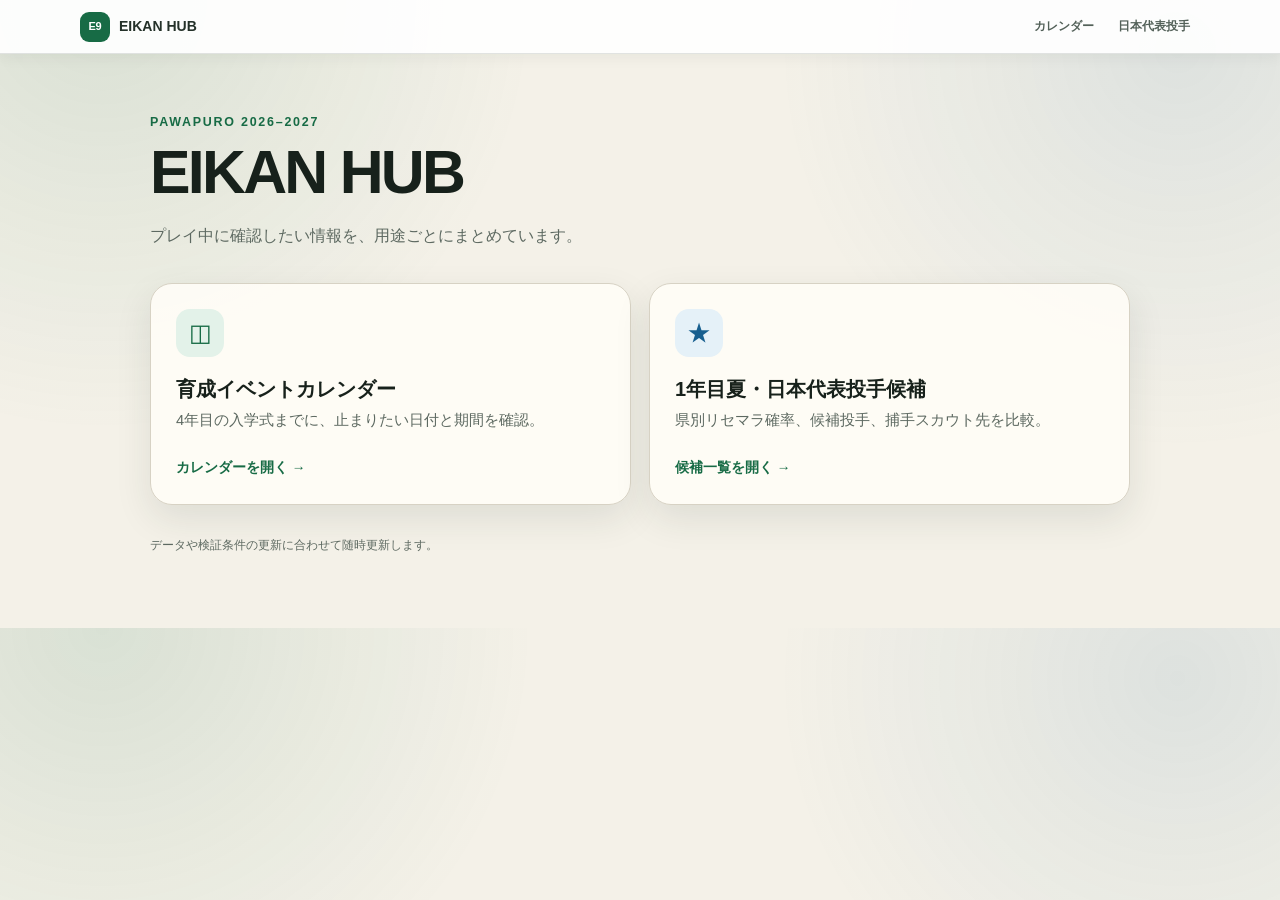
<file: index.html>
<!doctype html>
<html lang="ja">
<head>
  <meta charset="utf-8">
  <meta name="viewport" content="width=device-width, initial-scale=1">
  <meta name="description" content="パワプロ2026-2027 栄冠ナインの個人用資料をまとめたページです。">
  <title>EIKAN HUB</title>
  <link rel="stylesheet" href="./assets/site-nav.css">
  <style>
    :root { color-scheme: light; --ink:#17211b; --muted:#5d6961; --paper:#f4f1e8; --line:#d7d2c4; --green:#176b45; --blue:#175f8f; --shadow:0 14px 36px rgb(34 48 39 / 10%); }
    * { box-sizing: border-box; }
    body { margin:0; background:radial-gradient(circle at 8% 0%,rgb(23 107 69 / 12%),transparent 27rem),radial-gradient(circle at 92% 8%,rgb(23 95 143 / 10%),transparent 25rem),var(--paper); color:var(--ink); font-family:-apple-system,BlinkMacSystemFont,"Segoe UI","Hiragino Kaku Gothic ProN","Yu Gothic",Meiryo,sans-serif; line-height:1.7; }
    main { width:min(980px,calc(100% - 32px)); margin:0 auto; padding:58px 0 72px; }
    .hero { max-width:700px; margin-bottom:34px; }
    .eyebrow { margin:0 0 5px; color:var(--green); font-size:.78rem; font-weight:850; letter-spacing:.14em; }
    h1 { margin:0; font-size:clamp(2rem,7vw,3.8rem); line-height:1.12; letter-spacing:-.045em; }
    .lead { margin:16px 0 0; color:var(--muted); }
    .tools { display:grid; grid-template-columns:repeat(2,minmax(0,1fr)); gap:18px; }
    .tool { display:flex; min-height:220px; flex-direction:column; padding:25px; border:1px solid var(--line); border-radius:22px; background:rgb(255 253 247 / 92%); color:inherit; text-decoration:none; box-shadow:var(--shadow); transition:transform .16s ease,box-shadow .16s ease,border-color .16s ease; }
    .tool:hover { transform:translateY(-3px); border-color:rgb(23 107 69 / 45%); box-shadow:0 18px 42px rgb(34 48 39 / 15%); }
    .tool:focus-visible { outline:4px solid rgb(23 107 69 / 22%); outline-offset:3px; }
    .icon { display:grid; width:48px; height:48px; place-items:center; border-radius:14px; background:#e3f2e9; color:var(--green); font-size:1.5rem; }
    .tool:nth-child(2) .icon { background:#e5f1f8; color:var(--blue); }
    h2 { margin:19px 0 5px; font-size:1.25rem; line-height:1.35; }
    .tool p { margin:0; color:var(--muted); font-size:.92rem; }
    .open { margin-top:auto; padding-top:22px; color:var(--green); font-weight:800; font-size:.86rem; }
    footer { margin-top:30px; color:var(--muted); font-size:.78rem; }
    @media (max-width:640px) { main { width:min(100% - 22px,520px); padding:35px 0 48px; } .hero { margin-bottom:23px; } .tools { grid-template-columns:1fr; gap:12px; } .tool { min-height:174px; padding:20px; border-radius:17px; } .icon { width:42px; height:42px; border-radius:12px; } h2 { margin-top:14px; } .open { padding-top:15px; } }
  </style>
</head>
<body>
  <nav class="site-nav" aria-label="資料ナビゲーション">
    <a class="site-brand is-current" href="./">EIKAN HUB</a>
    <div class="site-links"><a href="./calendar/">カレンダー</a><a href="./world-team/">日本代表投手</a></div>
  </nav>
  <main>
    <section class="hero">
      <p class="eyebrow">PAWAPURO 2026–2027</p>
      <h1>EIKAN HUB</h1>
      <p class="lead">プレイ中に確認したい情報を、用途ごとにまとめています。</p>
    </section>
    <section class="tools" aria-label="資料一覧">
      <a class="tool" href="./calendar/">
        <span class="icon" aria-hidden="true">◫</span>
        <h2>育成イベントカレンダー</h2>
        <p>4年目の入学式までに、止まりたい日付と期間を確認。</p>
        <span class="open">カレンダーを開く →</span>
      </a>
      <a class="tool" href="./world-team/">
        <span class="icon" aria-hidden="true">★</span>
        <h2>1年目夏・日本代表投手候補</h2>
        <p>県別リセマラ確率、候補投手、捕手スカウト先を比較。</p>
        <span class="open">候補一覧を開く →</span>
      </a>
    </section>
    <footer>データや検証条件の更新に合わせて随時更新します。</footer>
  </main>
</body>
</html>
</file>
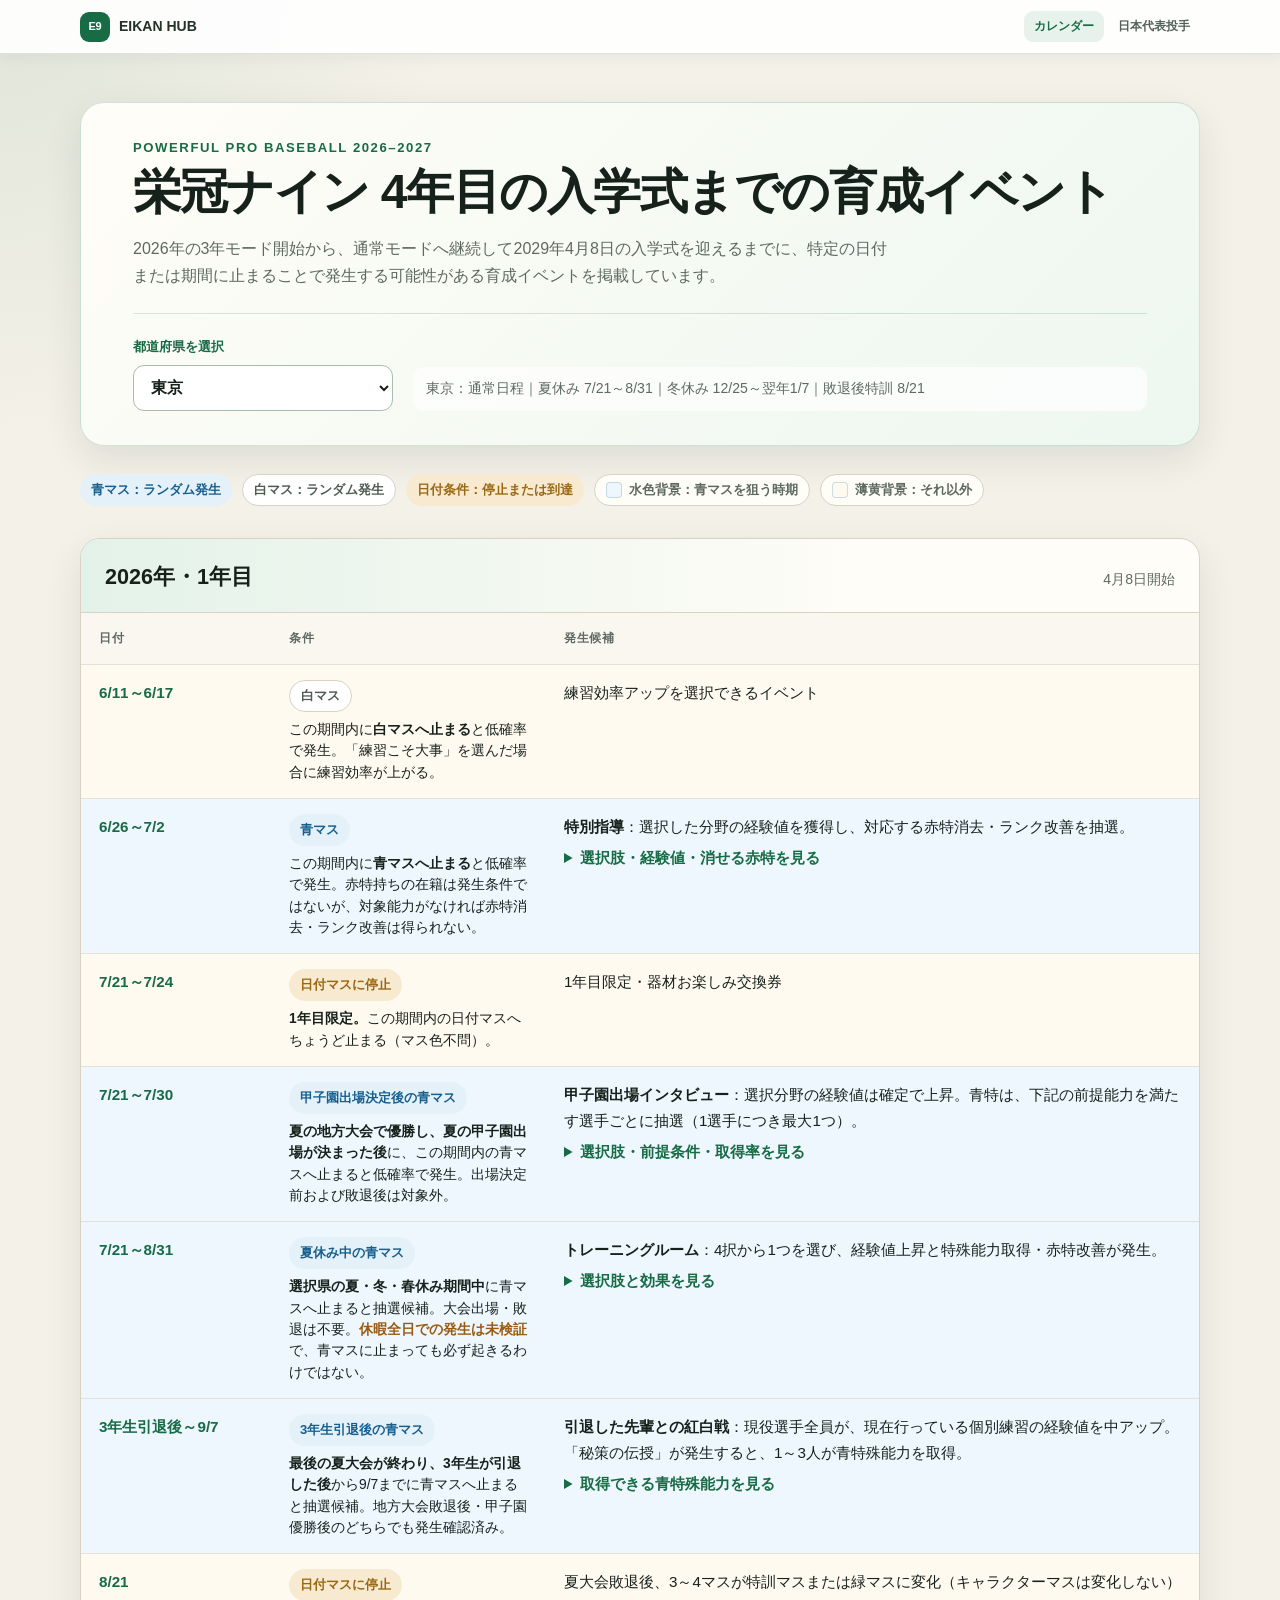
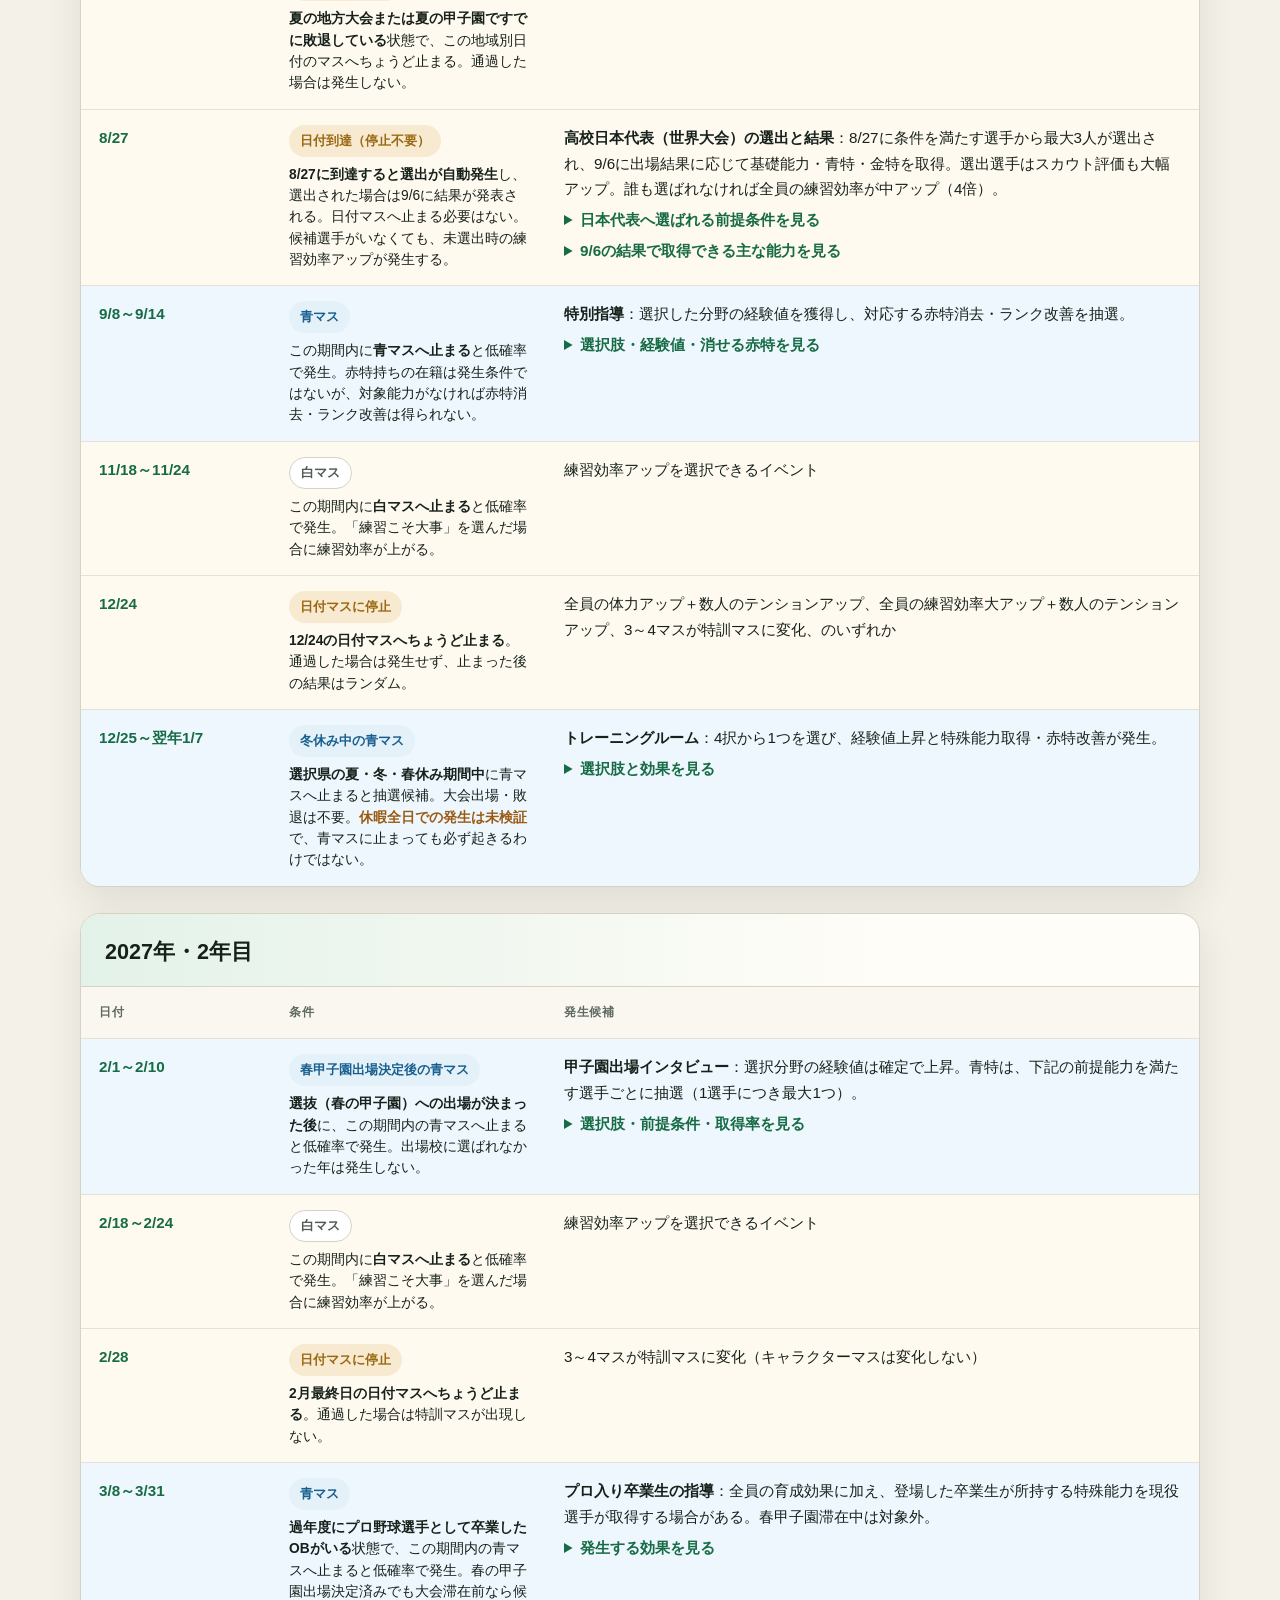
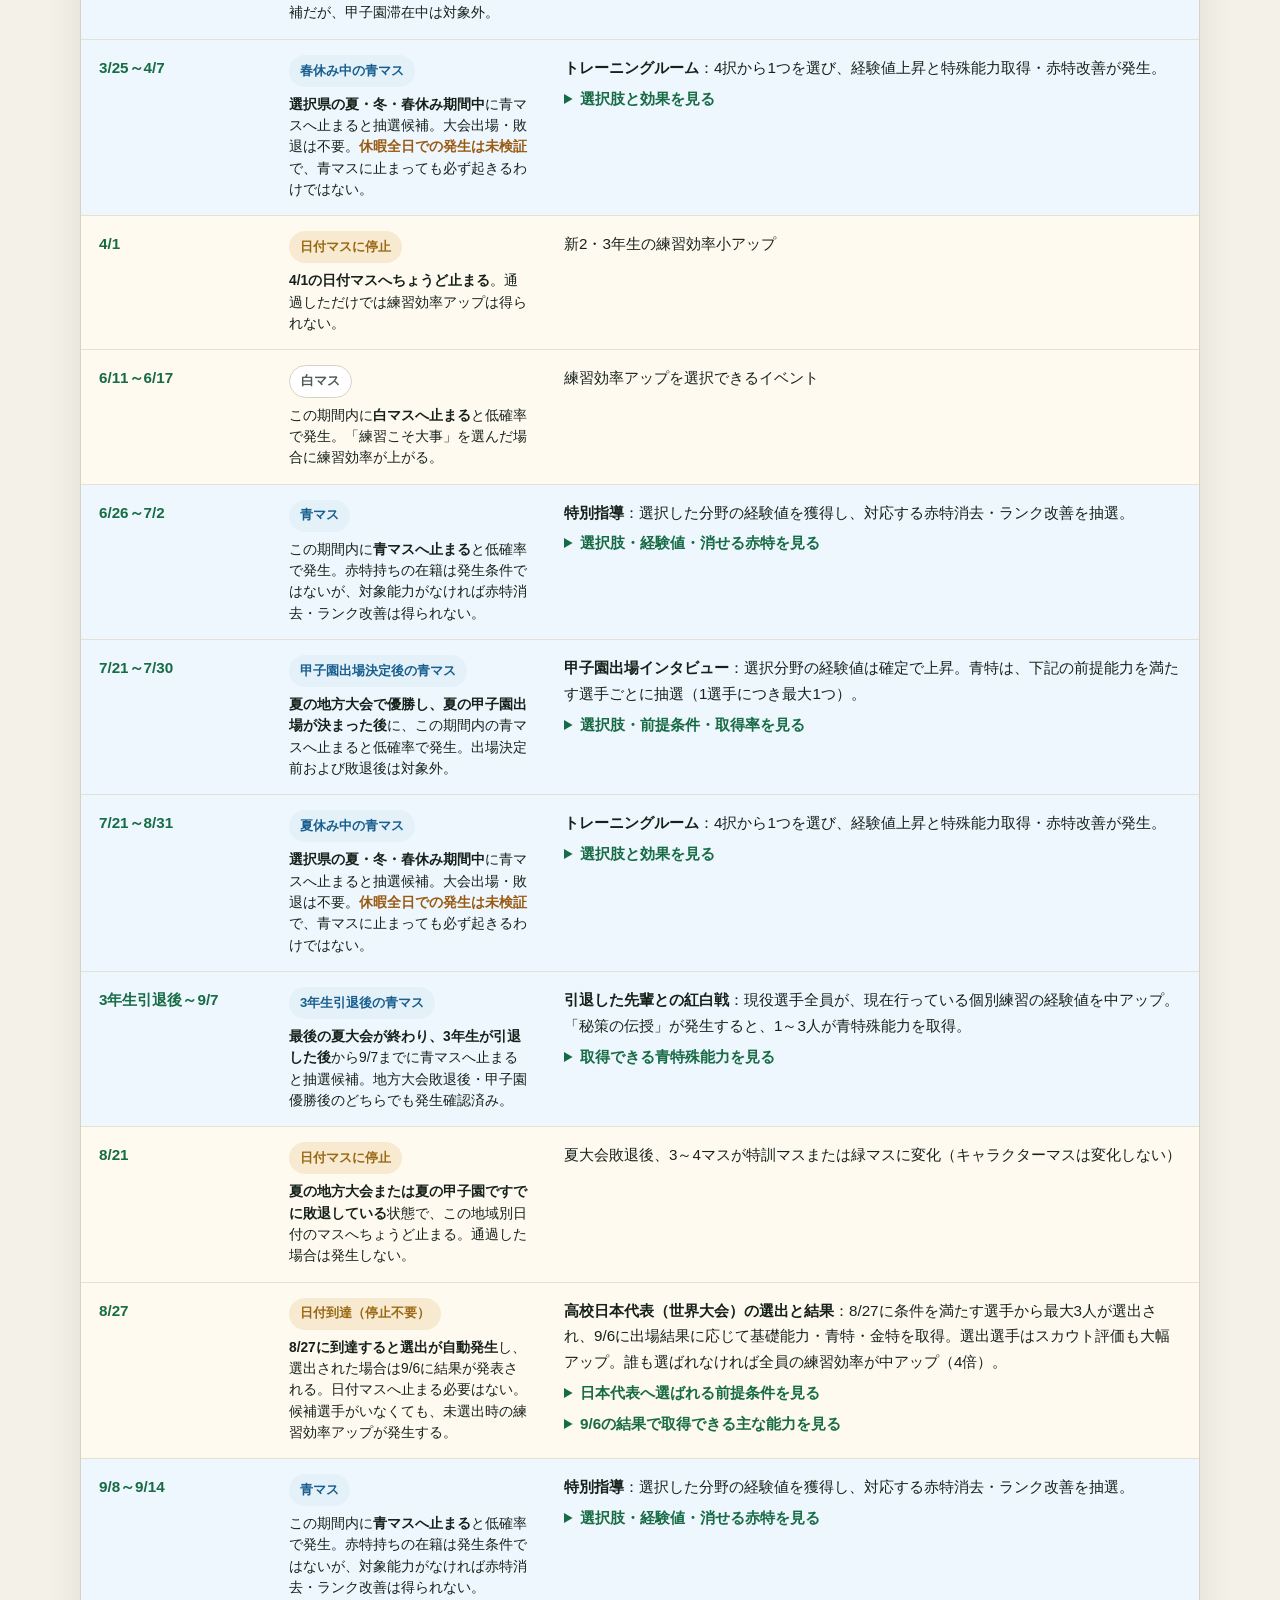
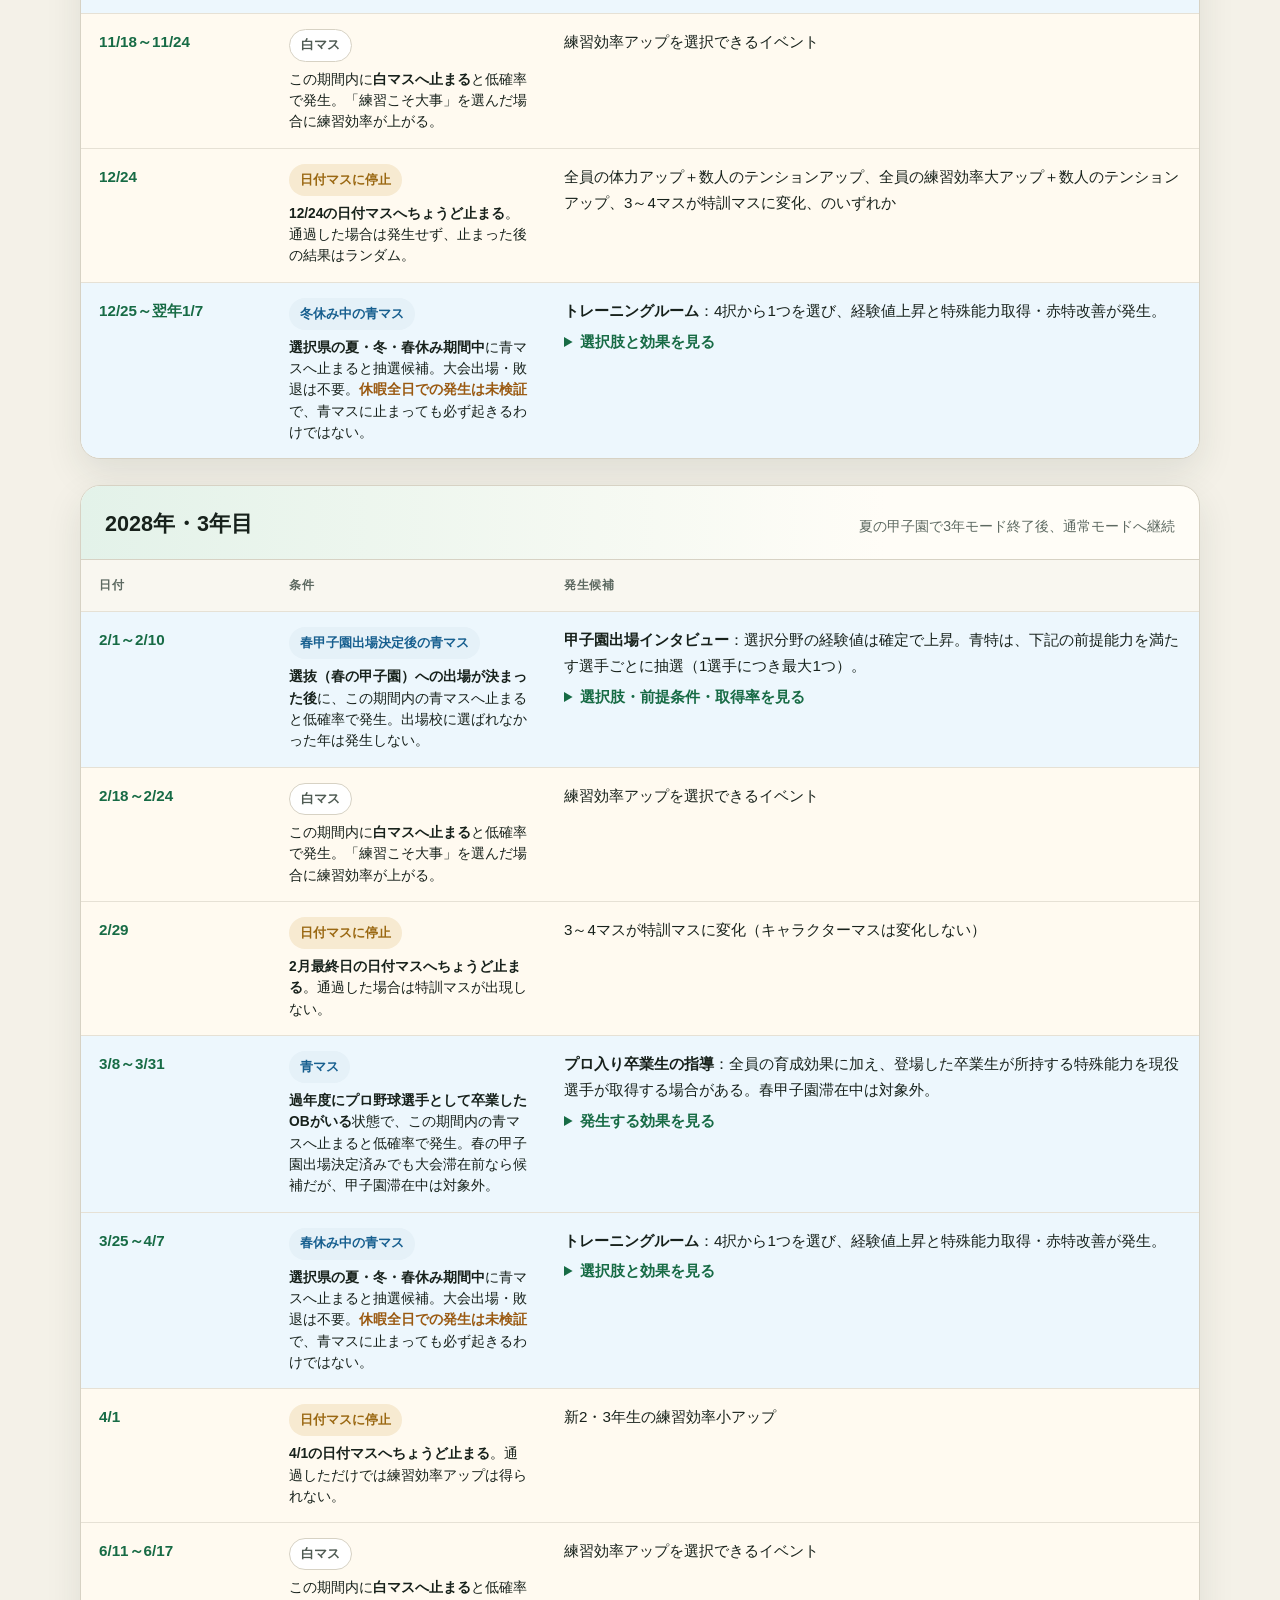
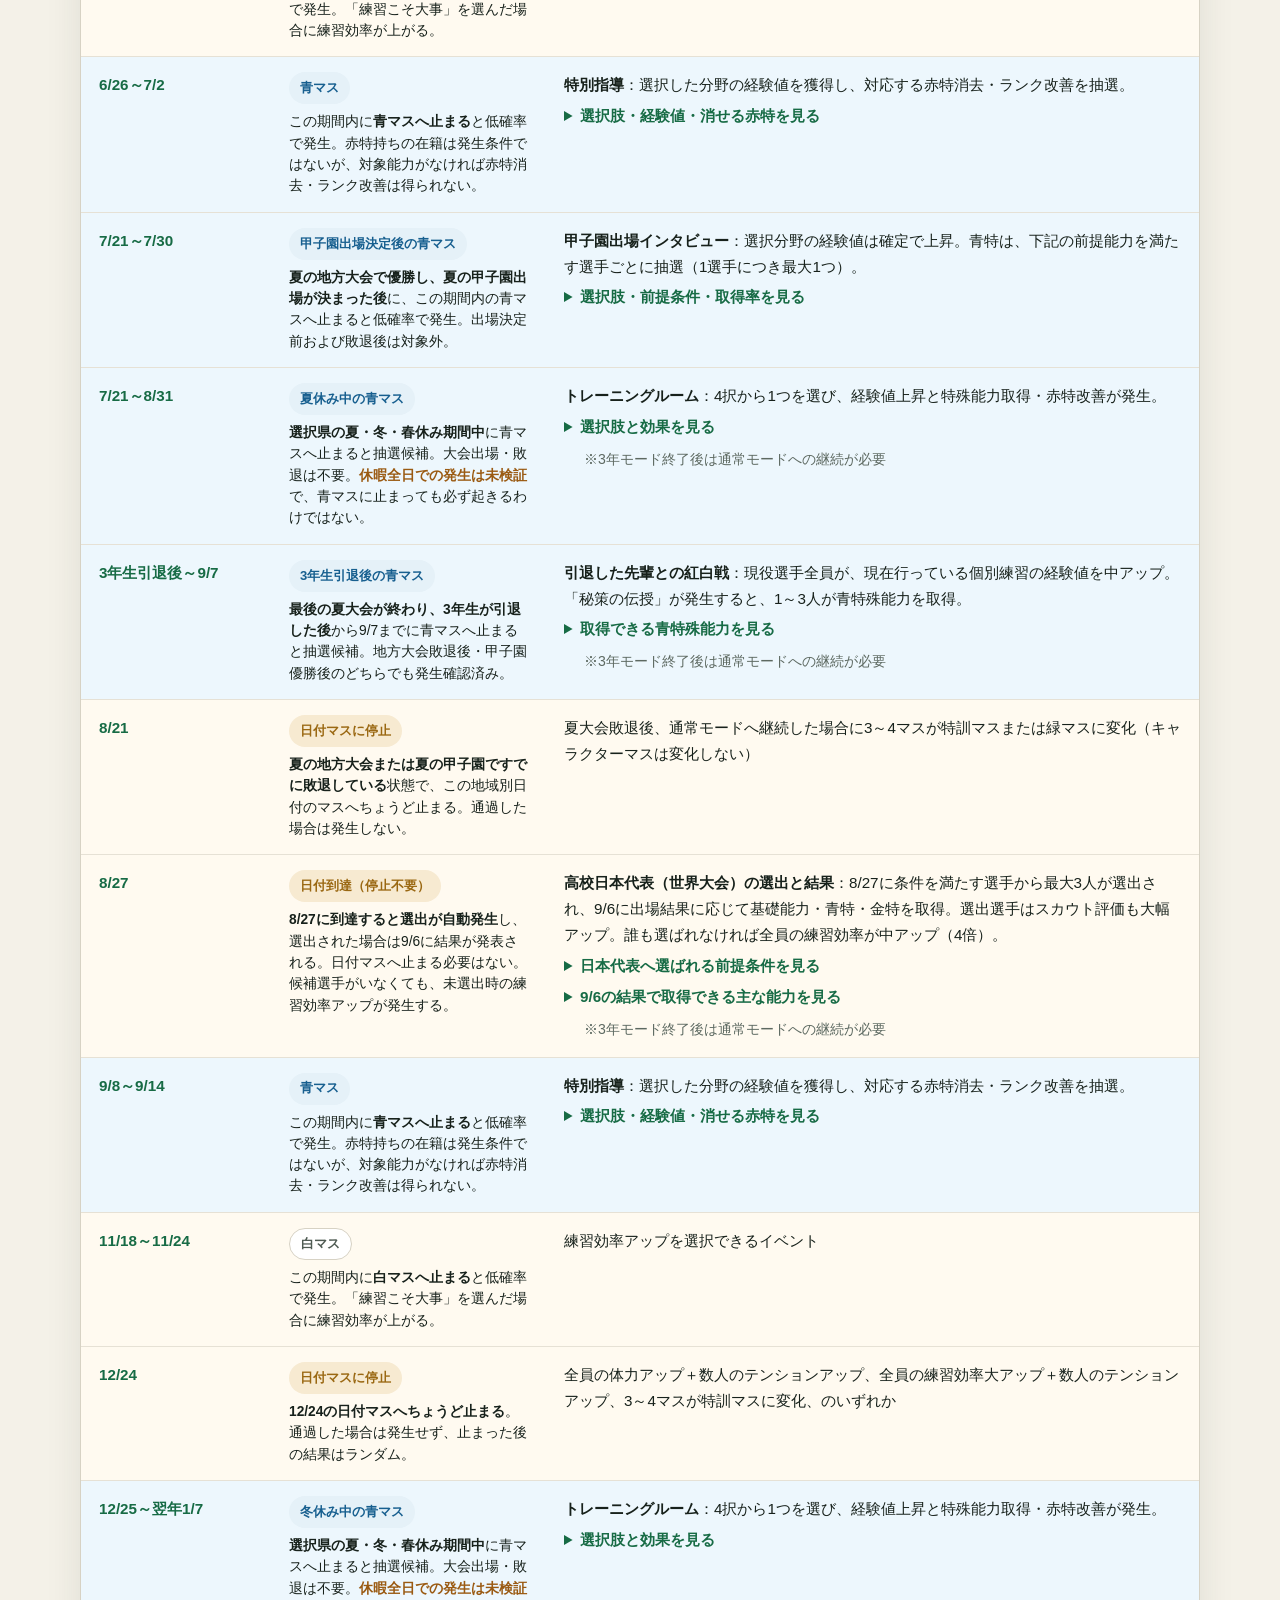
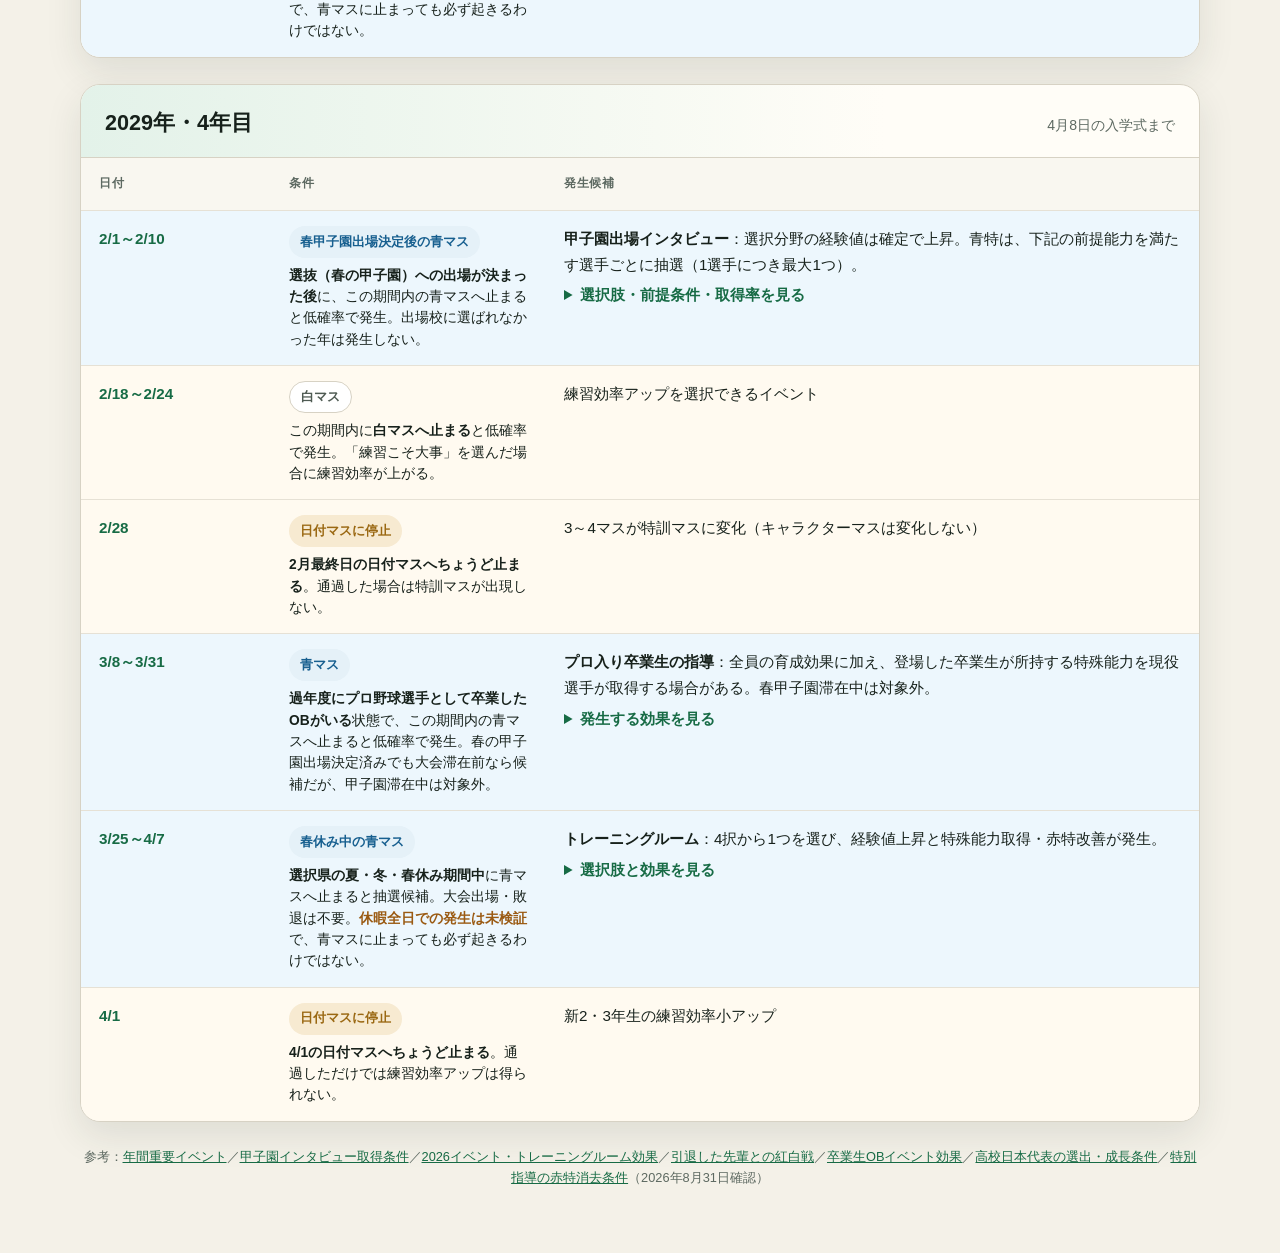
<file: calendar/index.html>
<!doctype html>
<html lang="ja">
<head>
  <meta charset="utf-8">
  <meta name="viewport" content="width=device-width, initial-scale=1">
  <meta name="description" content="パワプロ2026-2027 栄冠ナインを2026年の開始から4年目の入学式まで進める際に、特定の日付・期間に止まることで発生する育成イベント一覧。">
  <title>栄冠ナイン2026｜4年目の入学式までの育成イベント</title>
  <link rel="stylesheet" href="../assets/site-nav.css">
  <style>
    :root {
      color-scheme: light;
      --ink: #17211b;
      --muted: #5d6961;
      --paper: #f4f1e8;
      --card: #fffdf7;
      --line: #d7d2c4;
      --green: #176b45;
      --green-soft: #e3f2e9;
      --blue: #175f8f;
      --blue-soft: #e5f1f8;
      --blue-period: #edf7fd;
      --other-period: #fffaf0;
      --gray-soft: #eeece5;
      --gold: #9a6812;
      --shadow: 0 14px 36px rgb(34 48 39 / 10%);
    }

    * { box-sizing: border-box; }

    html { -webkit-text-size-adjust: 100%; }

    body {
      margin: 0;
      background:
        radial-gradient(circle at top left, rgb(23 107 69 / 9%), transparent 28rem),
        var(--paper);
      color: var(--ink);
      font-family: -apple-system, BlinkMacSystemFont, "Segoe UI", "Hiragino Kaku Gothic ProN", "Yu Gothic", Meiryo, sans-serif;
      line-height: 1.7;
      overflow-wrap: anywhere;
    }

    main {
      width: min(1120px, calc(100% - 32px));
      margin: 0 auto;
      padding: 48px 0 64px;
    }

    header {
      margin-bottom: 28px;
      padding: 34px clamp(22px, 5vw, 52px);
      border: 1px solid rgb(23 107 69 / 18%);
      border-radius: 24px;
      background: linear-gradient(135deg, #fffdf7 0%, #edf7f0 100%);
      box-shadow: var(--shadow);
    }

    .eyebrow {
      margin: 0 0 4px;
      color: var(--green);
      font-size: .82rem;
      font-weight: 800;
      letter-spacing: .12em;
      text-transform: uppercase;
    }

    h1 {
      margin: 0;
      font-size: clamp(1.8rem, 5vw, 3rem);
      line-height: 1.2;
      letter-spacing: -.03em;
    }

    .lead {
      max-width: 760px;
      margin: 14px 0 0;
      color: var(--muted);
    }

    .prefecture-picker {
      display: grid;
      grid-template-columns: minmax(180px, 260px) 1fr;
      gap: 14px 20px;
      align-items: end;
      margin-top: 24px;
      padding-top: 22px;
      border-top: 1px solid rgb(23 107 69 / 16%);
    }

    .prefecture-picker label {
      display: block;
      margin-bottom: 6px;
      color: var(--green);
      font-size: .82rem;
      font-weight: 800;
    }

    select {
      width: 100%;
      min-height: 46px;
      padding: 9px 38px 9px 13px;
      border: 1px solid #aabcb0;
      border-radius: 11px;
      background: #fff;
      color: var(--ink);
      font: inherit;
      font-weight: 700;
      cursor: pointer;
    }

    select:focus {
      outline: 3px solid rgb(23 107 69 / 18%);
      border-color: var(--green);
    }

    .region-summary {
      margin: 0;
      padding: 10px 13px;
      border-radius: 11px;
      background: rgb(255 255 255 / 70%);
      color: var(--muted);
      font-size: .88rem;
    }

    .legend {
      display: flex;
      flex-wrap: wrap;
      gap: 10px;
      margin: 20px 0 32px;
    }

    .tag {
      display: inline-flex;
      align-items: center;
      min-height: 32px;
      padding: 4px 11px;
      border-radius: 999px;
      font-size: .82rem;
      font-weight: 750;
      white-space: nowrap;
    }

    .tag-blue { background: var(--blue-soft); color: var(--blue); }
    .tag-white { background: #fff; color: #4f5b53; border: 1px solid var(--line); }
    .tag-stop { background: #f7ead1; color: var(--gold); }

    .period-key {
      display: inline-flex;
      align-items: center;
      gap: 7px;
      min-height: 32px;
      padding: 4px 11px;
      border: 1px solid var(--line);
      border-radius: 999px;
      background: var(--card);
      color: var(--muted);
      font-size: .82rem;
      font-weight: 750;
    }

    .period-key::before {
      width: 14px;
      height: 14px;
      border: 1px solid rgb(23 95 143 / 20%);
      border-radius: 4px;
      background: var(--other-period);
      content: '';
    }

    .period-key-blue::before { background: var(--blue-period); }

    section {
      margin-top: 26px;
      overflow: hidden;
      border: 1px solid var(--line);
      border-radius: 20px;
      background: var(--card);
      box-shadow: var(--shadow);
    }

    .section-heading {
      display: flex;
      align-items: baseline;
      justify-content: space-between;
      gap: 16px;
      padding: 20px 24px 16px;
      border-bottom: 1px solid var(--line);
      background: linear-gradient(90deg, var(--green-soft), transparent 72%);
    }

    h2 {
      margin: 0;
      font-size: 1.35rem;
    }

    .year-note {
      margin: 0;
      color: var(--muted);
      font-size: .88rem;
    }

    .table-wrap { overflow-x: auto; }

    table {
      width: 100%;
      border-collapse: collapse;
      font-size: .95rem;
    }

    th, td {
      padding: 15px 18px;
      border-bottom: 1px solid #e6e1d5;
      text-align: left;
      vertical-align: top;
    }

    th {
      background: #f9f7f0;
      color: var(--muted);
      font-size: .78rem;
      letter-spacing: .06em;
      text-transform: uppercase;
    }

    tr:last-child td { border-bottom: 0; }
    tbody tr.blue-priority td { background: var(--blue-period); }
    tbody tr.other-period td { background: var(--other-period); }
    tbody tr.blue-priority:hover td { background: #e0f1fb; }
    tbody tr.other-period:hover td { background: #fff4dd; }

    details { margin-top: 5px; }

    summary {
      color: var(--green);
      font-weight: 800;
      cursor: pointer;
    }

    .ability-list {
      margin: 8px 0 0;
      padding-left: 1.25rem;
      color: var(--muted);
      font-size: .88rem;
    }

    .ability-list li + li { margin-top: 5px; }

    .ability-list strong { color: var(--ink); }

    .date {
      width: 190px;
      color: var(--green);
      font-weight: 800;
      white-space: nowrap;
    }

    .condition { width: 275px; }

    .condition-text {
      display: block;
      margin-top: 7px;
      color: var(--ink);
      font-size: 0.86rem;
      line-height: 1.55;
    }

    .condition-text .caution {
      color: #9a5a12;
      font-weight: 700;
    }

    footer {
      margin-top: 24px;
      color: var(--muted);
      font-size: .8rem;
      text-align: center;
    }

    a { color: var(--green); }

    @media (max-width: 820px) {
      main { width: min(100% - 20px, 1120px); padding-top: 20px; }
      header { padding: 24px 20px; border-radius: 18px; }
      h1 { font-size: 1.55rem; }
      .prefecture-picker { grid-template-columns: 1fr; align-items: stretch; }
      section { overflow: visible; border: 0; border-radius: 0; background: transparent; box-shadow: none; }
      .section-heading {
        display: block;
        margin-bottom: 10px;
        padding: 18px;
        border: 1px solid var(--line);
        border-radius: 16px;
        background: linear-gradient(90deg, var(--green-soft), var(--card));
        box-shadow: var(--shadow);
      }
      .year-note { margin-top: 3px; }
      .table-wrap { overflow: visible; }
      table, tbody { display: block; width: 100%; }
      thead { display: none; }
      tbody tr {
        display: block;
        overflow: hidden;
        margin-bottom: 10px;
        border: 1px solid var(--line);
        border-radius: 12px;
        background: var(--card);
        box-shadow: 0 4px 14px rgb(34 48 39 / 8%);
      }
      td {
        display: grid;
        grid-template-columns: 72px minmax(0, 1fr);
        gap: 10px;
        width: auto !important;
        min-width: 0;
        padding: 11px 12px;
        border-bottom: 1px solid #e6e1d5;
      }
      td:last-child { border-bottom: 0; }
      td::before {
        color: var(--muted);
        font-size: .72rem;
        font-weight: 800;
        letter-spacing: .04em;
      }
      td:nth-child(1)::before { content: '日付'; }
      td:nth-child(2)::before { content: '条件'; }
      td:nth-child(3) { display: block; }
      td:nth-child(3)::before {
        display: block;
        margin-bottom: 5px;
        content: '発生候補';
      }
      .date { width: auto; white-space: normal; }
      .condition { width: auto; }
      .condition-text { grid-column: 2; min-width: 0; }
      td .tag { justify-self: start; white-space: normal; line-height: 1.4; }
      details { min-width: 0; }
    }

    @media (max-width: 390px) {
      td { grid-template-columns: 62px minmax(0, 1fr); gap: 8px; padding: 10px; }
    }
  </style>
</head>
<body>
  <nav class="site-nav" aria-label="資料ナビゲーション">
    <a class="site-brand" href="../">EIKAN HUB</a>
    <div class="site-links"><a class="is-current" href="./">カレンダー</a><a href="../world-team/">日本代表投手</a></div>
  </nav>
  <main>
    <header>
      <p class="eyebrow">Powerful Pro Baseball 2026–2027</p>
      <h1>栄冠ナイン 4年目の入学式までの育成イベント</h1>
      <p class="lead">2026年の3年モード開始から、通常モードへ継続して2029年4月8日の入学式を迎えるまでに、特定の日付または期間に止まることで発生する可能性がある育成イベントを掲載しています。</p>
      <div class="prefecture-picker">
        <div>
          <label for="prefecture">都道府県を選択</label>
          <select id="prefecture">
            <optgroup label="北海道">
              <option>北海道</option>
            </optgroup>
            <optgroup label="東北">
              <option>青森</option><option>岩手</option><option>宮城</option><option>秋田</option><option>山形</option><option>福島</option>
            </optgroup>
            <optgroup label="関東">
              <option>茨城</option><option>栃木</option><option>群馬</option><option>埼玉</option><option>千葉</option><option selected>東京</option><option>神奈川</option>
            </optgroup>
            <optgroup label="中部">
              <option>新潟</option><option>富山</option><option>石川</option><option>福井</option><option>山梨</option><option>長野</option><option>岐阜</option><option>静岡</option><option>愛知</option>
            </optgroup>
            <optgroup label="近畿">
              <option>三重</option><option>滋賀</option><option>京都</option><option>大阪</option><option>兵庫</option><option>奈良</option><option>和歌山</option>
            </optgroup>
            <optgroup label="中国">
              <option>鳥取</option><option>島根</option><option>岡山</option><option>広島</option><option>山口</option>
            </optgroup>
            <optgroup label="四国">
              <option>徳島</option><option>香川</option><option>愛媛</option><option>高知</option>
            </optgroup>
            <optgroup label="九州・沖縄">
              <option>福岡</option><option>佐賀</option><option>長崎</option><option>熊本</option><option>大分</option><option>宮崎</option><option>鹿児島</option><option>沖縄</option>
            </optgroup>
          </select>
        </div>
        <p class="region-summary" id="region-summary" aria-live="polite"></p>
      </div>
    </header>

    <div class="legend" aria-label="条件の凡例">
      <span class="tag tag-blue">青マス：ランダム発生</span>
      <span class="tag tag-white">白マス：ランダム発生</span>
      <span class="tag tag-stop">日付条件：停止または到達</span>
      <span class="period-key period-key-blue">水色背景：青マスを狙う時期</span>
      <span class="period-key">薄黄背景：それ以外</span>
    </div>

    <section aria-labelledby="year-2026">
      <div class="section-heading">
        <h2 id="year-2026">2026年・1年目</h2>
        <p class="year-note">4月8日開始</p>
      </div>
      <div class="table-wrap">
        <table>
          <thead><tr><th>日付</th><th>条件</th><th>発生候補</th></tr></thead>
          <tbody>
            <tr><td class="date">6/11～6/17</td><td class="condition"><span class="tag tag-white">白マス</span></td><td>練習効率アップを選択できるイベント</td></tr>
            <tr><td class="date">6/26～7/2</td><td class="condition"><span class="tag tag-blue">青マス</span></td><td data-event-details="special"></td></tr>
            <tr><td class="date">7/21～7/24</td><td class="condition"><span class="tag tag-stop">停止</span></td><td>1年目限定・器材お楽しみ交換券</td></tr>
            <tr><td class="date">7/21～7/30</td><td class="condition"><span class="tag tag-blue">甲子園出場決定後の青マス</span></td><td data-event-details="interview"></td></tr>
            <tr><td class="date" data-date-key="summer">7/21～8/31</td><td class="condition"><span class="tag tag-blue">夏休み中の青マス</span></td><td data-event-details="training"></td></tr>
            <tr><td class="date">3年生引退後～9/7</td><td class="condition"><span class="tag tag-blue">3年生引退後の青マス</span></td><td data-event-details="retired-scrimmage"></td></tr>
            <tr><td class="date" data-date-key="summer-special">8/21</td><td class="condition"><span class="tag tag-stop">停止</span></td><td>夏大会敗退後、3～4マスが特訓マスまたは緑マスに変化（キャラクターマスは変化しない）</td></tr>
            <tr><td class="date">8/27</td><td class="condition"><span class="tag tag-stop">日付到達</span></td><td data-event-details="world"></td></tr>
            <tr><td class="date">9/8～9/14</td><td class="condition"><span class="tag tag-blue">青マス</span></td><td data-event-details="special"></td></tr>
            <tr><td class="date">11/18～11/24</td><td class="condition"><span class="tag tag-white">白マス</span></td><td>練習効率アップを選択できるイベント</td></tr>
            <tr><td class="date">12/24</td><td class="condition"><span class="tag tag-stop">停止</span></td><td>全員の体力アップ＋数人のテンションアップ、全員の練習効率大アップ＋数人のテンションアップ、3～4マスが特訓マスに変化、のいずれか</td></tr>
            <tr><td class="date" data-date-key="winter">12/25～翌年1/7</td><td class="condition"><span class="tag tag-blue">冬休み中の青マス</span></td><td data-event-details="training"></td></tr>
          </tbody>
        </table>
      </div>
    </section>

    <section aria-labelledby="year-2027">
      <div class="section-heading">
        <h2 id="year-2027">2027年・2年目</h2>
      </div>
      <div class="table-wrap">
        <table>
          <thead><tr><th>日付</th><th>条件</th><th>発生候補</th></tr></thead>
          <tbody>
            <tr><td class="date">2/1～2/10</td><td class="condition"><span class="tag tag-blue">春甲子園出場決定後の青マス</span></td><td data-event-details="interview"></td></tr>
            <tr><td class="date">2/18～2/24</td><td class="condition"><span class="tag tag-white">白マス</span></td><td>練習効率アップを選択できるイベント</td></tr>
            <tr><td class="date">2/28</td><td class="condition"><span class="tag tag-stop">停止</span></td><td>3～4マスが特訓マスに変化（キャラクターマスは変化しない）</td></tr>
            <tr><td class="date">3/8～3/31</td><td class="condition"><span class="tag tag-blue">青マス</span></td><td data-event-details="graduate"></td></tr>
            <tr><td class="date">3/25～4/7</td><td class="condition"><span class="tag tag-blue">春休み中の青マス</span></td><td data-event-details="training"></td></tr>
            <tr><td class="date">4/1</td><td class="condition"><span class="tag tag-stop">停止</span></td><td>新2・3年生の練習効率小アップ</td></tr>
            <tr><td class="date">6/11～6/17</td><td class="condition"><span class="tag tag-white">白マス</span></td><td>練習効率アップを選択できるイベント</td></tr>
            <tr><td class="date">6/26～7/2</td><td class="condition"><span class="tag tag-blue">青マス</span></td><td data-event-details="special"></td></tr>
            <tr><td class="date">7/21～7/30</td><td class="condition"><span class="tag tag-blue">甲子園出場決定後の青マス</span></td><td data-event-details="interview"></td></tr>
            <tr><td class="date" data-date-key="summer">7/21～8/31</td><td class="condition"><span class="tag tag-blue">夏休み中の青マス</span></td><td data-event-details="training"></td></tr>
            <tr><td class="date">3年生引退後～9/7</td><td class="condition"><span class="tag tag-blue">3年生引退後の青マス</span></td><td data-event-details="retired-scrimmage"></td></tr>
            <tr><td class="date" data-date-key="summer-special">8/21</td><td class="condition"><span class="tag tag-stop">停止</span></td><td>夏大会敗退後、3～4マスが特訓マスまたは緑マスに変化（キャラクターマスは変化しない）</td></tr>
            <tr><td class="date">8/27</td><td class="condition"><span class="tag tag-stop">日付到達</span></td><td data-event-details="world"></td></tr>
            <tr><td class="date">9/8～9/14</td><td class="condition"><span class="tag tag-blue">青マス</span></td><td data-event-details="special"></td></tr>
            <tr><td class="date">11/18～11/24</td><td class="condition"><span class="tag tag-white">白マス</span></td><td>練習効率アップを選択できるイベント</td></tr>
            <tr><td class="date">12/24</td><td class="condition"><span class="tag tag-stop">停止</span></td><td>全員の体力アップ＋数人のテンションアップ、全員の練習効率大アップ＋数人のテンションアップ、3～4マスが特訓マスに変化、のいずれか</td></tr>
            <tr><td class="date" data-date-key="winter">12/25～翌年1/7</td><td class="condition"><span class="tag tag-blue">冬休み中の青マス</span></td><td data-event-details="training"></td></tr>
          </tbody>
        </table>
      </div>
    </section>

    <section aria-labelledby="year-2028">
      <div class="section-heading">
        <h2 id="year-2028">2028年・3年目</h2>
        <p class="year-note">夏の甲子園で3年モード終了後、通常モードへ継続</p>
      </div>
      <div class="table-wrap">
        <table>
          <thead><tr><th>日付</th><th>条件</th><th>発生候補</th></tr></thead>
          <tbody>
            <tr><td class="date">2/1～2/10</td><td class="condition"><span class="tag tag-blue">春甲子園出場決定後の青マス</span></td><td data-event-details="interview"></td></tr>
            <tr><td class="date">2/18～2/24</td><td class="condition"><span class="tag tag-white">白マス</span></td><td>練習効率アップを選択できるイベント</td></tr>
            <tr><td class="date">2/29</td><td class="condition"><span class="tag tag-stop">停止</span></td><td>3～4マスが特訓マスに変化（キャラクターマスは変化しない）</td></tr>
            <tr><td class="date">3/8～3/31</td><td class="condition"><span class="tag tag-blue">青マス</span></td><td data-event-details="graduate"></td></tr>
            <tr><td class="date">3/25～4/7</td><td class="condition"><span class="tag tag-blue">春休み中の青マス</span></td><td data-event-details="training"></td></tr>
            <tr><td class="date">4/1</td><td class="condition"><span class="tag tag-stop">停止</span></td><td>新2・3年生の練習効率小アップ</td></tr>
            <tr><td class="date">6/11～6/17</td><td class="condition"><span class="tag tag-white">白マス</span></td><td>練習効率アップを選択できるイベント</td></tr>
            <tr><td class="date">6/26～7/2</td><td class="condition"><span class="tag tag-blue">青マス</span></td><td data-event-details="special"></td></tr>
            <tr><td class="date">7/21～7/30</td><td class="condition"><span class="tag tag-blue">甲子園出場決定後の青マス</span></td><td data-event-details="interview"></td></tr>
            <tr><td class="date" data-date-key="summer-third">7/21～8/31</td><td class="condition"><span class="tag tag-blue">夏休み中の青マス</span></td><td data-event-details="training" data-continuation-note="true"></td></tr>
            <tr><td class="date">3年生引退後～9/7</td><td class="condition"><span class="tag tag-blue">3年生引退後の青マス</span></td><td data-event-details="retired-scrimmage" data-continuation-note="true"></td></tr>
            <tr><td class="date" data-date-key="summer-special">8/21</td><td class="condition"><span class="tag tag-stop">停止</span></td><td>夏大会敗退後、通常モードへ継続した場合に3～4マスが特訓マスまたは緑マスに変化（キャラクターマスは変化しない）</td></tr>
            <tr><td class="date">8/27</td><td class="condition"><span class="tag tag-stop">日付到達</span></td><td data-event-details="world" data-continuation-note="true"></td></tr>
            <tr><td class="date">9/8～9/14</td><td class="condition"><span class="tag tag-blue">青マス</span></td><td data-event-details="special"></td></tr>
            <tr><td class="date">11/18～11/24</td><td class="condition"><span class="tag tag-white">白マス</span></td><td>練習効率アップを選択できるイベント</td></tr>
            <tr><td class="date">12/24</td><td class="condition"><span class="tag tag-stop">停止</span></td><td>全員の体力アップ＋数人のテンションアップ、全員の練習効率大アップ＋数人のテンションアップ、3～4マスが特訓マスに変化、のいずれか</td></tr>
            <tr><td class="date" data-date-key="winter">12/25～翌年1/7</td><td class="condition"><span class="tag tag-blue">冬休み中の青マス</span></td><td data-event-details="training"></td></tr>
          </tbody>
        </table>
      </div>
    </section>

    <section aria-labelledby="year-2029">
      <div class="section-heading">
        <h2 id="year-2029">2029年・4年目</h2>
        <p class="year-note">4月8日の入学式まで</p>
      </div>
      <div class="table-wrap">
        <table>
          <thead><tr><th>日付</th><th>条件</th><th>発生候補</th></tr></thead>
          <tbody>
            <tr><td class="date">2/1～2/10</td><td class="condition"><span class="tag tag-blue">春甲子園出場決定後の青マス</span></td><td data-event-details="interview"></td></tr>
            <tr><td class="date">2/18～2/24</td><td class="condition"><span class="tag tag-white">白マス</span></td><td>練習効率アップを選択できるイベント</td></tr>
            <tr><td class="date">2/28</td><td class="condition"><span class="tag tag-stop">停止</span></td><td>3～4マスが特訓マスに変化（キャラクターマスは変化しない）</td></tr>
            <tr><td class="date">3/8～3/31</td><td class="condition"><span class="tag tag-blue">青マス</span></td><td data-event-details="graduate"></td></tr>
            <tr><td class="date">3/25～4/7</td><td class="condition"><span class="tag tag-blue">春休み中の青マス</span></td><td data-event-details="training"></td></tr>
            <tr><td class="date">4/1</td><td class="condition"><span class="tag tag-stop">停止</span></td><td>新2・3年生の練習効率小アップ</td></tr>
          </tbody>
        </table>
      </div>
    </section>

    <footer>
      参考：<a href="https://saiseikojo.com/eikan2019kouryaku-1/" target="_blank" rel="noreferrer">年間重要イベント</a>／<a href="https://www.price-shopping.com/entry/post-28815/" target="_blank" rel="noreferrer">甲子園インタビュー取得条件</a>／<a href="https://nijiholo5koshien.com/eikan-nain2026-2027-event-list/" target="_blank" rel="noreferrer">2026イベント・トレーニングルーム効果</a>／<a href="https://nijiholo5koshien.com/eikan-nain2026-2027-kohakusen/" target="_blank" rel="noreferrer">引退した先輩との紅白戦</a>／<a href="https://nijiholo5koshien.com/eikan-nain2026-2027-sotsugyosei-kasenjiki/" target="_blank" rel="noreferrer">卒業生OBイベント効果</a>／<a href="https://www.price-shopping.com/entry/post-19508/" target="_blank" rel="noreferrer">高校日本代表の選出・成長条件</a>／<a href="https://game8.jp/eikan-nine/628904" target="_blank" rel="noreferrer">特別指導の赤特消去条件</a>（2026年8月31日確認）
    </footer>
  </main>
  <script>
    const prefectureSelect = document.querySelector('#prefecture');
    const regionSummary = document.querySelector('#region-summary');

    const patterns = {
      standard: {
        label: '通常日程',
        summer: '7/21～8/31',
        summerThird: '7/21～8/31',
        winterStart: '12/25',
        winterEnd: '1/7',
        summerSpecial: '8/21'
      },
      aomoriAkita: {
        label: '青森・秋田日程',
        summer: '7/21～8/25',
        summerThird: '7/21～8/25',
        winterStart: '12/22',
        winterEnd: '1/14',
        summerSpecial: '8/15'
      },
      northern: {
        label: '北日本・長野日程',
        summer: '7/26～8/20',
        summerThird: '7/26～8/20',
        winterStart: '12/26',
        winterEnd: '1/14',
        summerSpecial: '8/10'
      }
    };

    const aomoriAkita = new Set(['青森', '秋田']);
    const northern = new Set(['北海道', '岩手', '宮城', '山形', '福島', '長野']);

    const eventDetails = {
      special: `
        <strong>特別指導</strong>：選択した分野の経験値を獲得し、対応する赤特消去・ランク改善を抽選。
        <details>
          <summary>選択肢・経験値・消せる赤特を見る</summary>
          <ul class="ability-list">
            <li><strong>打撃を指導：</strong>全員のミート・パワー経験値が小アップ。「三振」を消去</li>
            <li><strong>守備を指導：</strong>全員の守備力・捕球経験値が小アップ。「エラー」を消去／送球F以下を1段階アップ</li>
            <li><strong>走塁を指導：</strong>全員の走力経験値が小アップ。走塁F以下・盗塁F以下を1段階アップ</li>
            <li><strong>投球を指導：</strong>全員のコントロール経験値が小アップ。「寸前」「一発」「四球」「スロースターター」「力配分」「短気」「抜け球」「軽い球」「乱調」を消去</li>
          </ul>
        </details>`,
      interview: `
        <strong>甲子園出場インタビュー</strong>：選択分野の経験値は確定で上昇。青特は、下記の前提能力を満たす選手ごとに抽選（1選手につき最大1つ）。
        <details>
          <summary>選択肢・前提条件・取得率を見る</summary>
          <ul class="ability-list">
            <li><strong>攻撃力：</strong>全員のミート・パワー経験値が中アップ
              <ul>
                <li>ミートB以上：アベレージヒッター（10％）</li>
                <li>パワーB以上：パワーヒッター、プルヒッター（各10％）</li>
                <li>ミートC以上かつパワーC以上：広角打法（10％）</li>
                <li>ミートC以上：流し打ち、固め打ち（各10％）</li>
                <li>パワーC以上：弾道＋1（10％）</li>
              </ul>
            </li>
            <li><strong>機動力：</strong>全員の走力経験値が中アップ
              <ul>
                <li>走力C以上：走塁＋1、盗塁＋1、内野安打○、ヘッドスライディング、かく乱、プレッシャーラン（各10％）</li>
                <li>「バント○」取得済み：バント職人（20％）</li>
                <li>パワーE以下：バント○（5％）</li>
              </ul>
            </li>
            <li><strong>守備力：</strong>全員の肩力・守備力・捕球経験値が中アップ
              <ul>
                <li>肩力B以上：レーザービーム（10％）</li>
                <li>守備力B以上または捕球C以上：守備職人（10％）</li>
                <li>守備力C以上または肩力C以上：送球＋1（10％）</li>
                <li>捕手かつ守備力E以上：ホーム死守（10％）</li>
              </ul>
            </li>
            <li><strong>投手力：</strong>投手全員の球速・コントロール・スタミナ・変化球経験値が中アップ
              <ul>
                <li>球速150km/h以上：ジャイロボール、重い球（各10％）</li>
                <li>球速140km/h以上：ノビ＋1、球持ち○（各10％）</li>
                <li>コントロールC以上：低め○（10％）</li>
                <li>コントロールE以下：逃げ球（10％）</li>
                <li>スタミナC以上：尻上がり（10％）</li>
                <li>1方向の変化量が4以上：キレ○（10％）</li>
                <li>変化球種が3以上：リリース○（10％）</li>
              </ul>
            </li>
            <li><strong>選手たちの努力：</strong>青特抽選なし。全員の信頼度が中アップし、テンション「ダメダメ」の選手が「ふつう」になる</li>
          </ul>
        </details>`,
      training: `
        <strong>トレーニングルーム</strong>：4択から1つを選び、経験値上昇と特殊能力取得・赤特改善が発生。
        <details>
          <summary>選択肢と効果を見る</summary>
          <ul class="ability-list">
            <li><strong>筋トレ中心にトレーニング：</strong>全員のパワー・肩力経験値が小アップ、投手全員の球速経験値が中アップ、投手が「重い球」を取得</li>
            <li><strong>敏捷性中心にトレーニング：</strong>全員の走力・守備力経験値が中アップ、投手が「クイック＋1」を取得</li>
            <li><strong>柔軟性中心にトレーニング：</strong>全員のパワー経験値が少しアップ、投手全員の球速・スタミナ経験値がアップ、「ケガしにくさ＋1」を取得</li>
            <li><strong>ビデオで研究：</strong>数人の学力がかなりアップ、数人の疲れが少し回復。選手1人に次のいずれか：
              <ul>
                <li>投手：対ピンチ＋1、対左打者＋1、打たれ強さ＋1、ノビ＋1、クイック＋1、「乱調」消去、「抜け球」消去</li>
                <li>野手：チャンス＋1、対左投手＋1、盗塁＋1、走塁＋1、送球＋1、ケガしにくさ＋1、「エラー」消去、「併殺」消去</li>
              </ul>
            </li>
          </ul>
          <p class="ability-list"><strong>確認済み発生日：</strong>7/23、7/24、1/7、秋田の1/14、4/6。いずれもその地域の夏・冬・春休み中。表の休暇全期間は、この一致から置いた発生候補期間であり、全日を個別確認したものではありません。</p>
        </details>`,
      'retired-scrimmage': `
        <strong>引退した先輩との紅白戦</strong>：現役選手全員が、現在行っている個別練習の経験値を中アップ。「秘策の伝授」が発生すると、1～3人が青特殊能力を取得。
        <details>
          <summary>取得できる青特殊能力を見る</summary>
          <ul class="ability-list">
            <li><strong>投手：</strong>対左打者＋1、クイック＋1、牽制○、内角攻め、クロスファイヤー、緩急○、対ランナー○、要所○</li>
            <li><strong>野手：</strong>盗塁＋1、初球○、ローボールヒッター、ハイボールヒッター、インコースヒッター、アウトコースヒッター</li>
            <li><strong>守備位置限定：</strong>高速チャージ（一・三塁手のみ）、フレーミング＋1（捕手のみ）</li>
          </ul>
          <p class="ability-list">秘策の伝授が発生せず、練習経験値アップだけで終わる場合もあります。</p>
        </details>`,
      world: `
        <strong>高校日本代表（世界大会）の選出と結果</strong>：8/27に条件を満たす選手から最大3人が選出され、9/6に出場結果に応じて基礎能力・青特・金特を取得。選出選手はスカウト評価も大幅アップ。誰も選ばれなければ全員の練習効率が中アップ（4倍）。
        <details>
          <summary>日本代表へ選ばれる前提条件を見る</summary>
          <p class="ability-list">次のいずれかを満たす選手が候補。留学生は対象外。</p>
          <ul class="ability-list">
            <li>★450以上</li>
            <li>★400～449の投手：球速156km/h以上、総変化量12以上、コントロールSのいずれか</li>
            <li>★400～449の野手：野手能力のいずれかがS</li>
            <li>直前の夏甲子園で防御率2.00未満かつ投球回36回以上</li>
            <li>直前の夏甲子園で本塁打5本以上、打点10以上、安打10本以上かつ打率.500以上、盗塁6個以上のいずれか</li>
          </ul>
        </details>
        <details>
          <summary>9/6の結果で取得できる主な能力を見る</summary>
          <ul class="ability-list">
            <li><strong>チームへの効果：</strong>代表選手がいる場合は、1～4人が「超ノリノリ」になる、数人の練習効率が中アップ（4倍）、変化なし、のいずれか。誰も派遣していない場合は数人のテンションがアップ</li>
            <li><strong>大会MVP・投手：</strong>球速＋3、コントロール・スタミナ＋7、総変化量＋2。「強心臓」「怪物球威」「ドクターK」「精密機械」「変幻自在」から金特1つ、人気者、国際大会○</li>
            <li><strong>大会MVP・野手：</strong>弾道以外の全能力＋7。「勝負師」「電光石火」「安打製造機」「アーチスト」「魔術師」から金特1つ、人気者、国際大会○</li>
            <li><strong>大会ベストナイン・投手：</strong>球速＋2、コントロール・スタミナ＋4、総変化量＋1。対ピンチA、重い球、奪三振、低め○、緩急○から1つ、国際大会○</li>
            <li><strong>大会ベストナイン・野手：</strong>弾道以外の全能力＋4。チャンスA、盗塁A、アベレージヒッター、パワーヒッター、守備職人から1つ、国際大会○</li>
            <li><strong>個人タイトル：</strong>首位打者＝安打製造機、最多本塁打＝アーチスト、最多盗塁＝電光石火、最多打点＝勝負師、最優秀守備＝魔術師、最優秀防御率＝強心臓、最優秀救援＝威圧感。各タイトルで国際大会○も取得</li>
            <li><strong>そのほか：</strong>ミート・パワー・走力・守備力・スタミナ等の上昇、チャンス／走塁／盗塁／キャッチャー／対ピンチのBまたはA化、守備職人、代打○、奪三振など</li>
          </ul>
        </details>`,
      graduate: `
        <strong>プロ入り卒業生の指導</strong>：全員の育成効果に加え、登場した卒業生が所持する特殊能力を現役選手が取得する場合がある。春甲子園滞在中は対象外。
        <details>
          <summary>発生する効果を見る</summary>
          <ul class="ability-list">
            <li>全員の現在行っている個別練習の経験値が中アップ＋数人のテンションアップ＋数人の疲れが少し回復（特能取得なしの場合と、特能取得ありの場合がある）</li>
            <li>全員の現在行っている個別練習の経験値が中アップ＋全員がおまかせで成長＋特能取得</li>
            <li>固定の青特一覧はなく、指導する卒業生の所持能力によって候補が変化</li>
            <li>確認例：チャンスAを持つ卒業生の指導で「チャンス＋1」を取得</li>
            <li>金特を継承した報告もあるが、対象能力や条件は未確定</li>
          </ul>
        </details>`
    };

    document.querySelectorAll('[data-event-details]').forEach((cell) => {
      cell.innerHTML = eventDetails[cell.dataset.eventDetails];
      if (cell.dataset.continuationNote === 'true') {
        cell.insertAdjacentHTML('beforeend', '<div class="ability-list">※3年モード終了後は通常モードへの継続が必要</div>');
      }
    });

    const conditionDetails = {
      white: 'この期間内に<strong>白マスへ止まる</strong>と低確率で発生。「練習こそ大事」を選んだ場合に練習効率が上がる。',
      special: 'この期間内に<strong>青マスへ止まる</strong>と低確率で発生。赤特持ちの在籍は発生条件ではないが、対象能力がなければ赤特消去・ランク改善は得られない。',
      interviewSummer: '<strong>夏の地方大会で優勝し、夏の甲子園出場が決まった後</strong>に、この期間内の青マスへ止まると低確率で発生。出場決定前および敗退後は対象外。',
      interviewSpring: '<strong>選抜（春の甲子園）への出場が決まった後</strong>に、この期間内の青マスへ止まると低確率で発生。出場校に選ばれなかった年は発生しない。',
      training: '<strong>選択県の夏・冬・春休み期間中</strong>に青マスへ止まると抽選候補。大会出場・敗退は不要。<span class="caution">休暇全日での発生は未検証</span>で、青マスに止まっても必ず起きるわけではない。',
      'retired-scrimmage': '<strong>最後の夏大会が終わり、3年生が引退した後</strong>から9/7までに青マスへ止まると抽選候補。地方大会敗退後・甲子園優勝後のどちらでも発生確認済み。',
      graduate: '<strong>過年度にプロ野球選手として卒業したOBがいる</strong>状態で、この期間内の青マスへ止まると低確率で発生。春の甲子園出場決定済みでも大会滞在前なら候補だが、甲子園滞在中は対象外。',
      ticket: '<strong>1年目限定。</strong>この期間内の日付マスへちょうど止まる（マス色不問）。',
      summerLoss: '<strong>夏の地方大会または夏の甲子園ですでに敗退している</strong>状態で、この地域別日付のマスへちょうど止まる。通過した場合は発生しない。',
      christmas: '<strong>12/24の日付マスへちょうど止まる</strong>。通過した場合は発生せず、止まった後の結果はランダム。',
      february: '<strong>2月最終日の日付マスへちょうど止まる</strong>。通過した場合は特訓マスが出現しない。',
      april: '<strong>4/1の日付マスへちょうど止まる</strong>。通過しただけでは練習効率アップは得られない。',
      world: '<strong>8/27に到達すると選出が自動発生</strong>し、選出された場合は9/6に結果が発表される。日付マスへ止まる必要はない。候補選手がいなくても、未選出時の練習効率アップが発生する。'
    };

    document.querySelectorAll('td.condition').forEach((cell) => {
      const row = cell.closest('tr');
      const date = row.querySelector('.date')?.textContent.trim() || '';
      const eventCell = row.querySelector('[data-event-details]');
      let key = '';

      if (eventCell) {
        const type = eventCell.dataset.eventDetails;
        if (type === 'interview') key = date.startsWith('2/') ? 'interviewSpring' : 'interviewSummer';
        else key = type;
      } else if (cell.querySelector('.tag-white')) key = 'white';
      else if (row.textContent.includes('器材お楽しみ交換券')) key = 'ticket';
      else if (row.textContent.includes('夏大会敗退後')) key = 'summerLoss';
      else if (date === '12/24') key = 'christmas';
      else if (date === '2/28' || date === '2/29') key = 'february';
      else if (date === '4/1') key = 'april';

      if (key && conditionDetails[key]) {
        const dateTag = cell.querySelector('.tag-stop');
        if (dateTag && key === 'world') dateTag.textContent = '日付到達（停止不要）';
        if (dateTag && ['ticket', 'summerLoss', 'christmas', 'february', 'april'].includes(key)) dateTag.textContent = '日付マスに停止';
        cell.insertAdjacentHTML('beforeend', `<span class="condition-text">${conditionDetails[key]}</span>`);
      }
    });

    document.querySelectorAll('tbody tr').forEach((row) => {
      const isBluePriority = Boolean(row.querySelector('.tag-blue'));
      row.classList.add(isBluePriority ? 'blue-priority' : 'other-period');
    });

    function getPattern(prefecture) {
      if (aomoriAkita.has(prefecture)) return patterns.aomoriAkita;
      if (northern.has(prefecture)) return patterns.northern;
      return patterns.standard;
    }

    function updateSchedule() {
      const prefecture = prefectureSelect.value;
      const pattern = getPattern(prefecture);

      document.querySelectorAll('[data-date-key="summer"]').forEach((cell) => {
        cell.textContent = pattern.summer;
      });
      document.querySelectorAll('[data-date-key="summer-third"]').forEach((cell) => {
        cell.textContent = pattern.summerThird;
      });
      document.querySelectorAll('[data-date-key="summer-special"]').forEach((cell) => {
        cell.textContent = pattern.summerSpecial;
      });
      document.querySelectorAll('[data-date-key="winter"]').forEach((cell) => {
        cell.textContent = `${pattern.winterStart}～翌年${pattern.winterEnd}`;
      });

      regionSummary.textContent = `${prefecture}：${pattern.label}｜夏休み ${pattern.summer}｜冬休み ${pattern.winterStart}～翌年${pattern.winterEnd}｜敗退後特訓 ${pattern.summerSpecial}`;
      localStorage.setItem('eikan-prefecture', prefecture);
    }

    const savedPrefecture = localStorage.getItem('eikan-prefecture');
    if (savedPrefecture && [...prefectureSelect.options].some((option) => option.value === savedPrefecture)) {
      prefectureSelect.value = savedPrefecture;
    }

    prefectureSelect.addEventListener('change', updateSchedule);
    updateSchedule();
  </script>
</body>
</html>
</file>
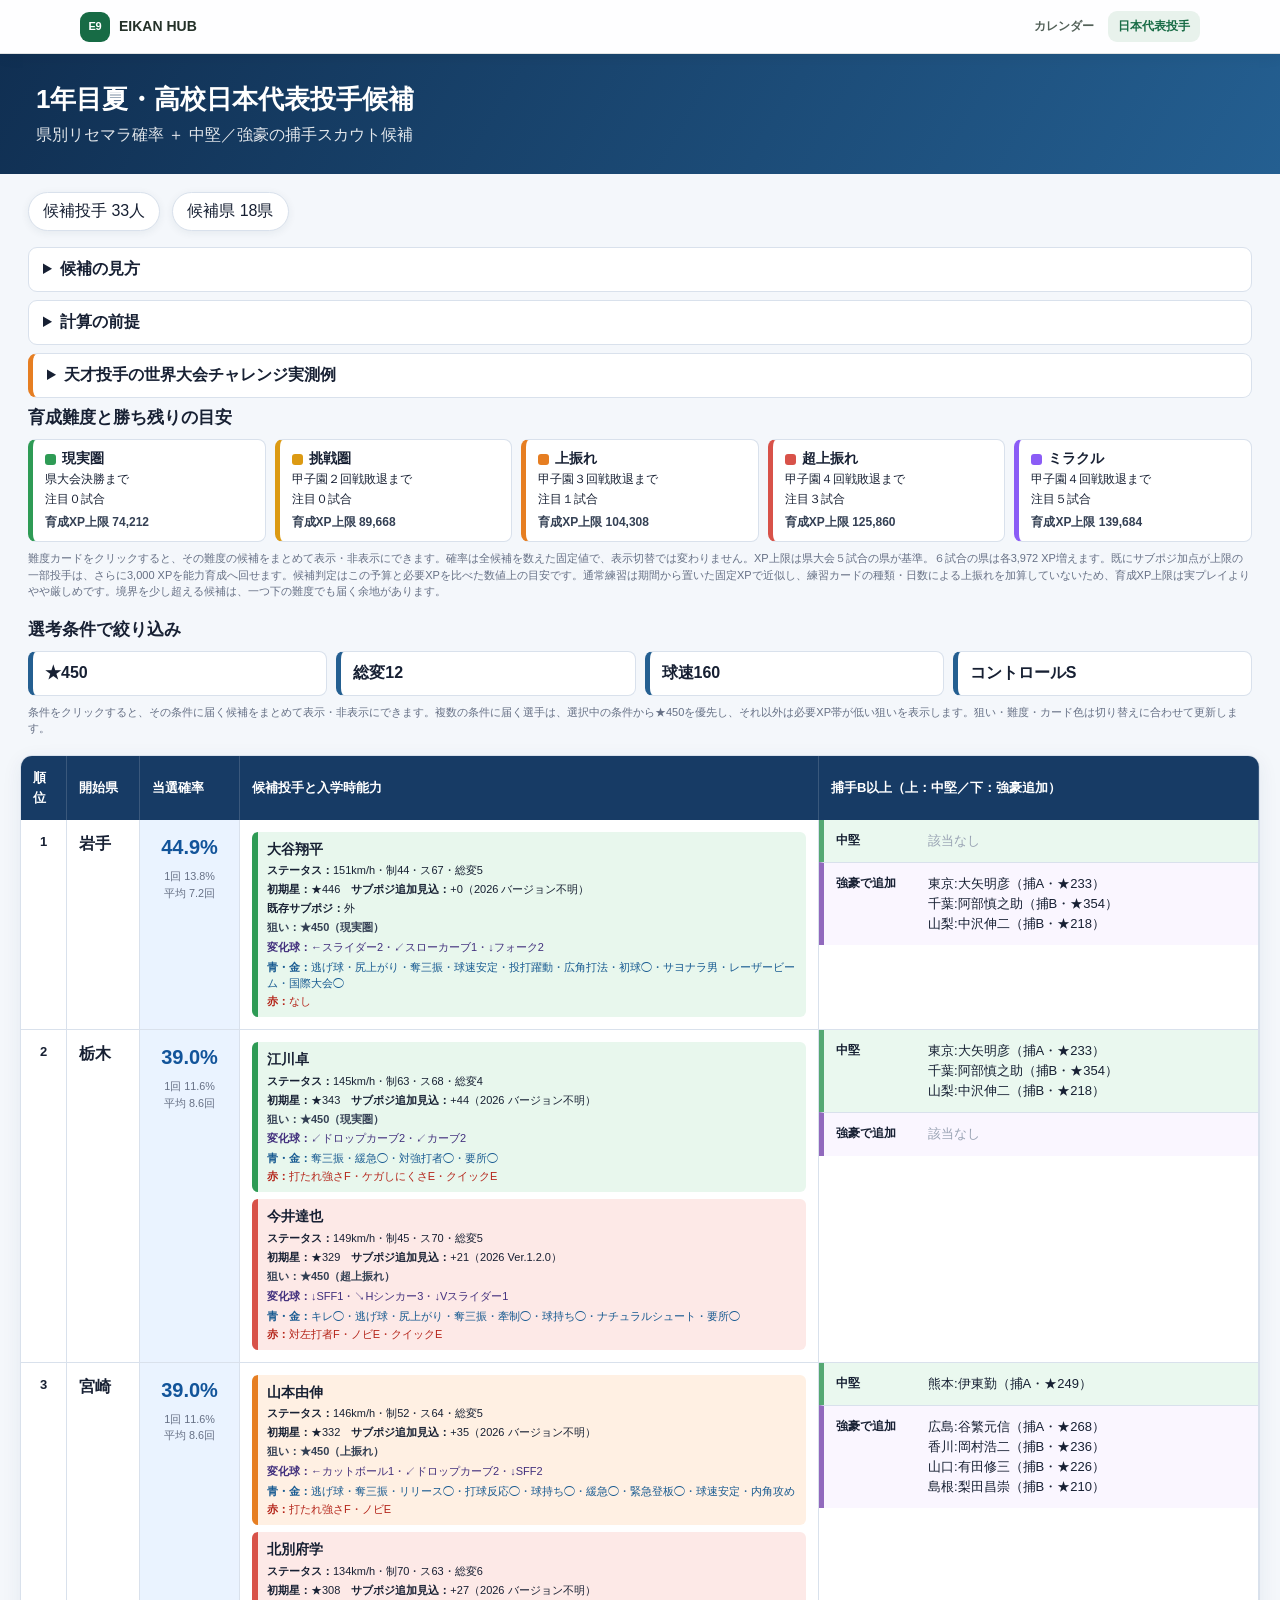
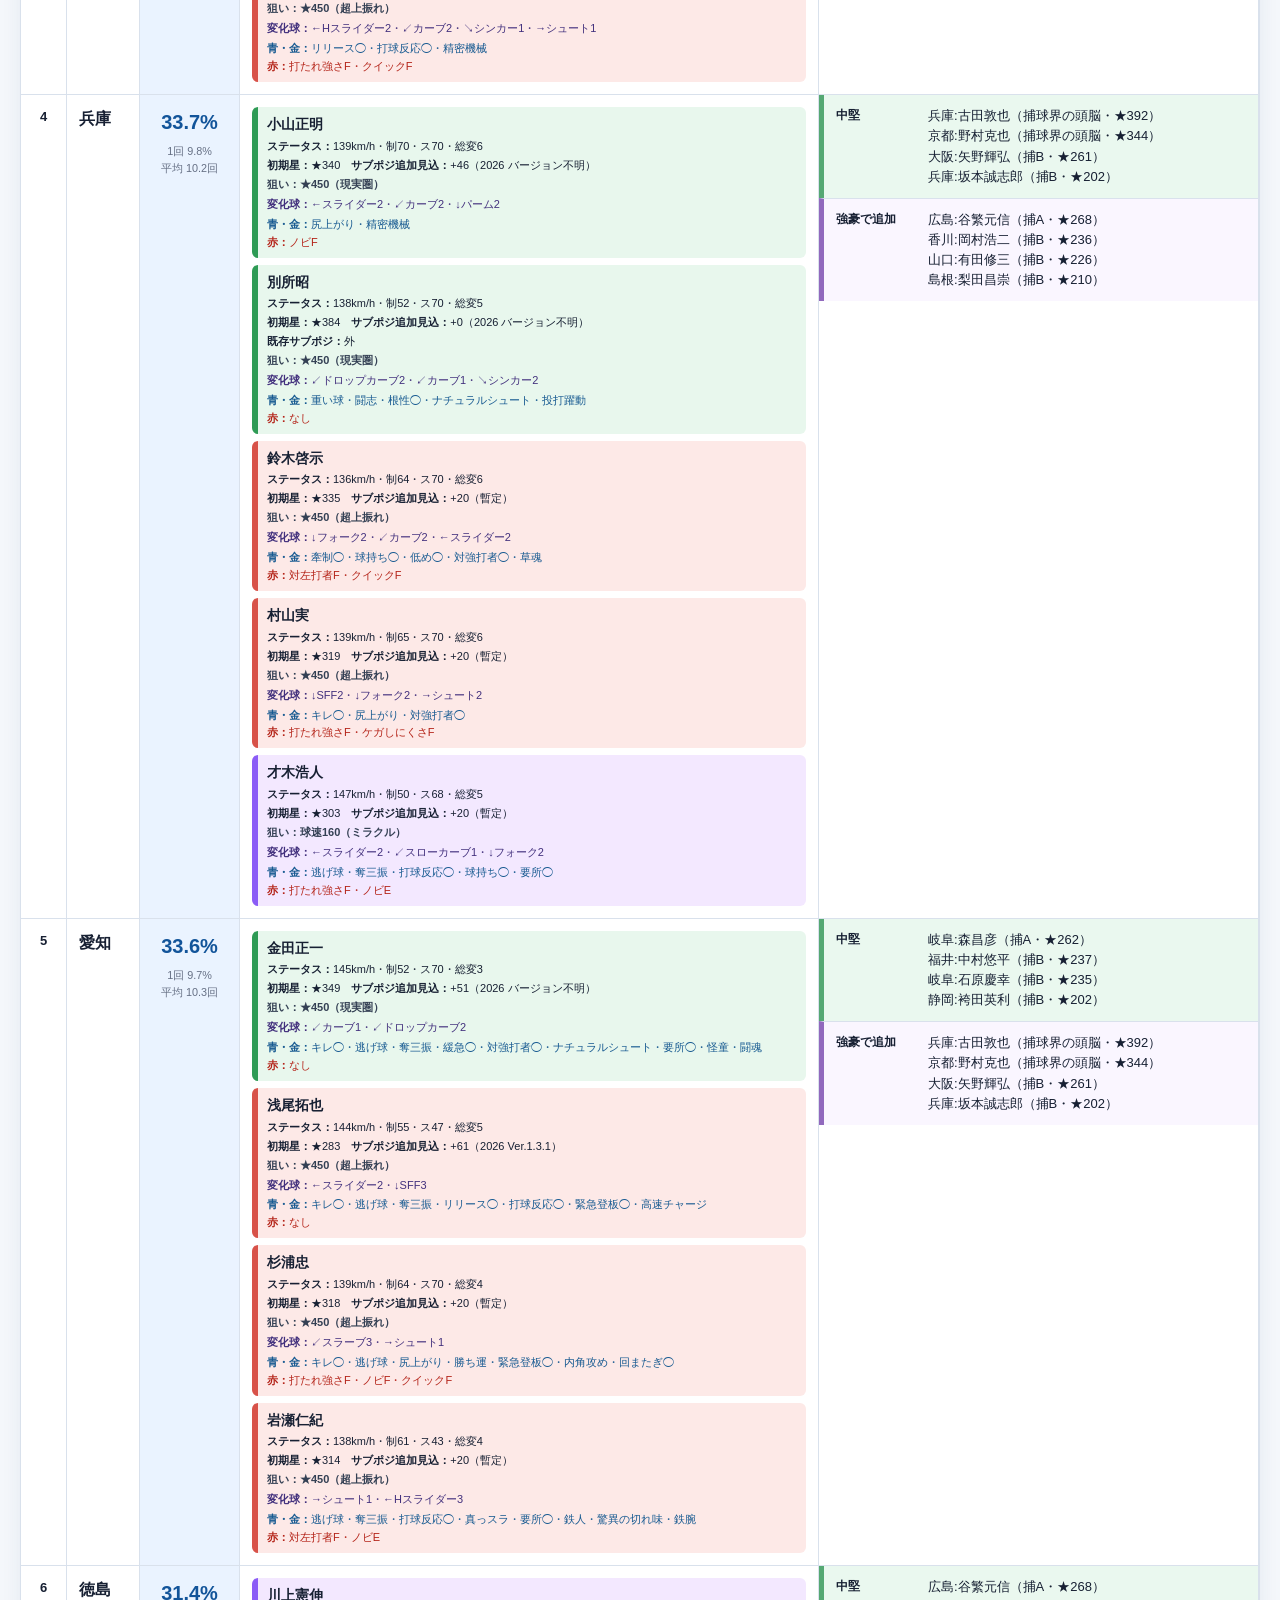
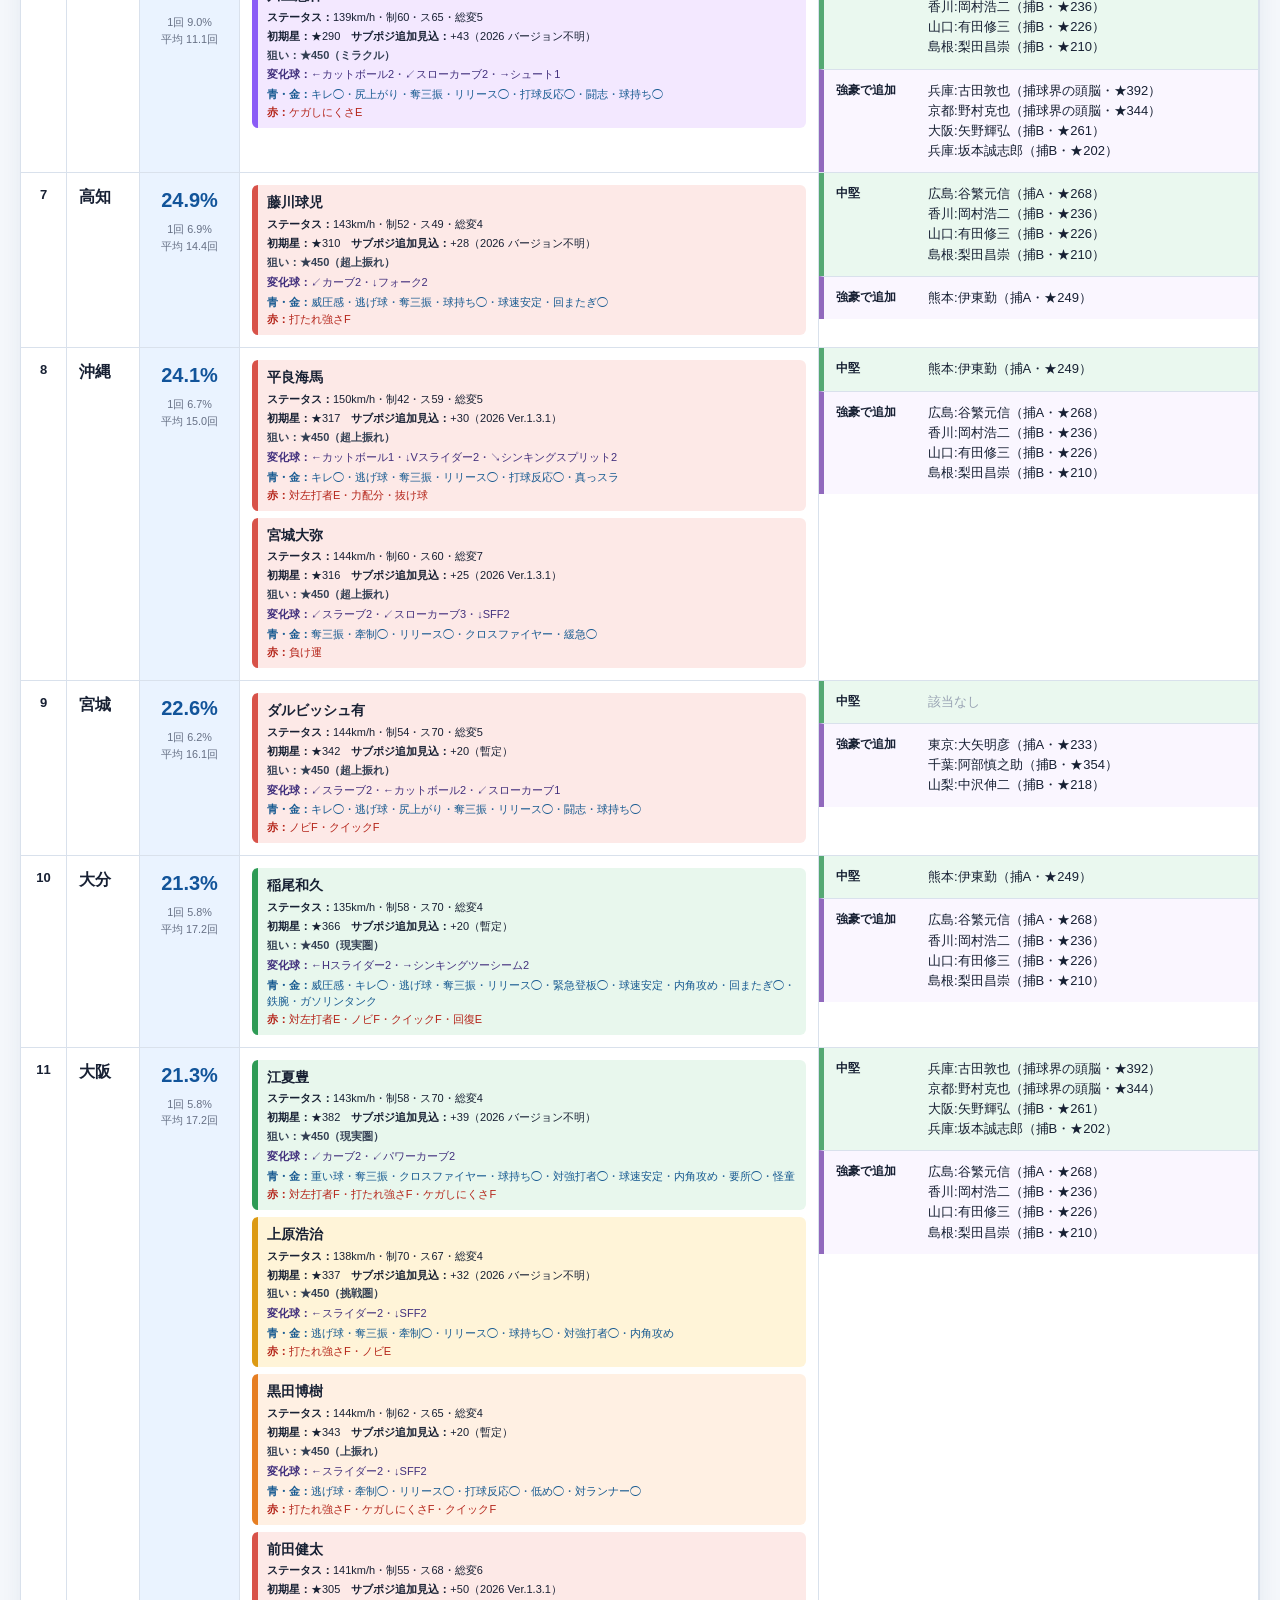
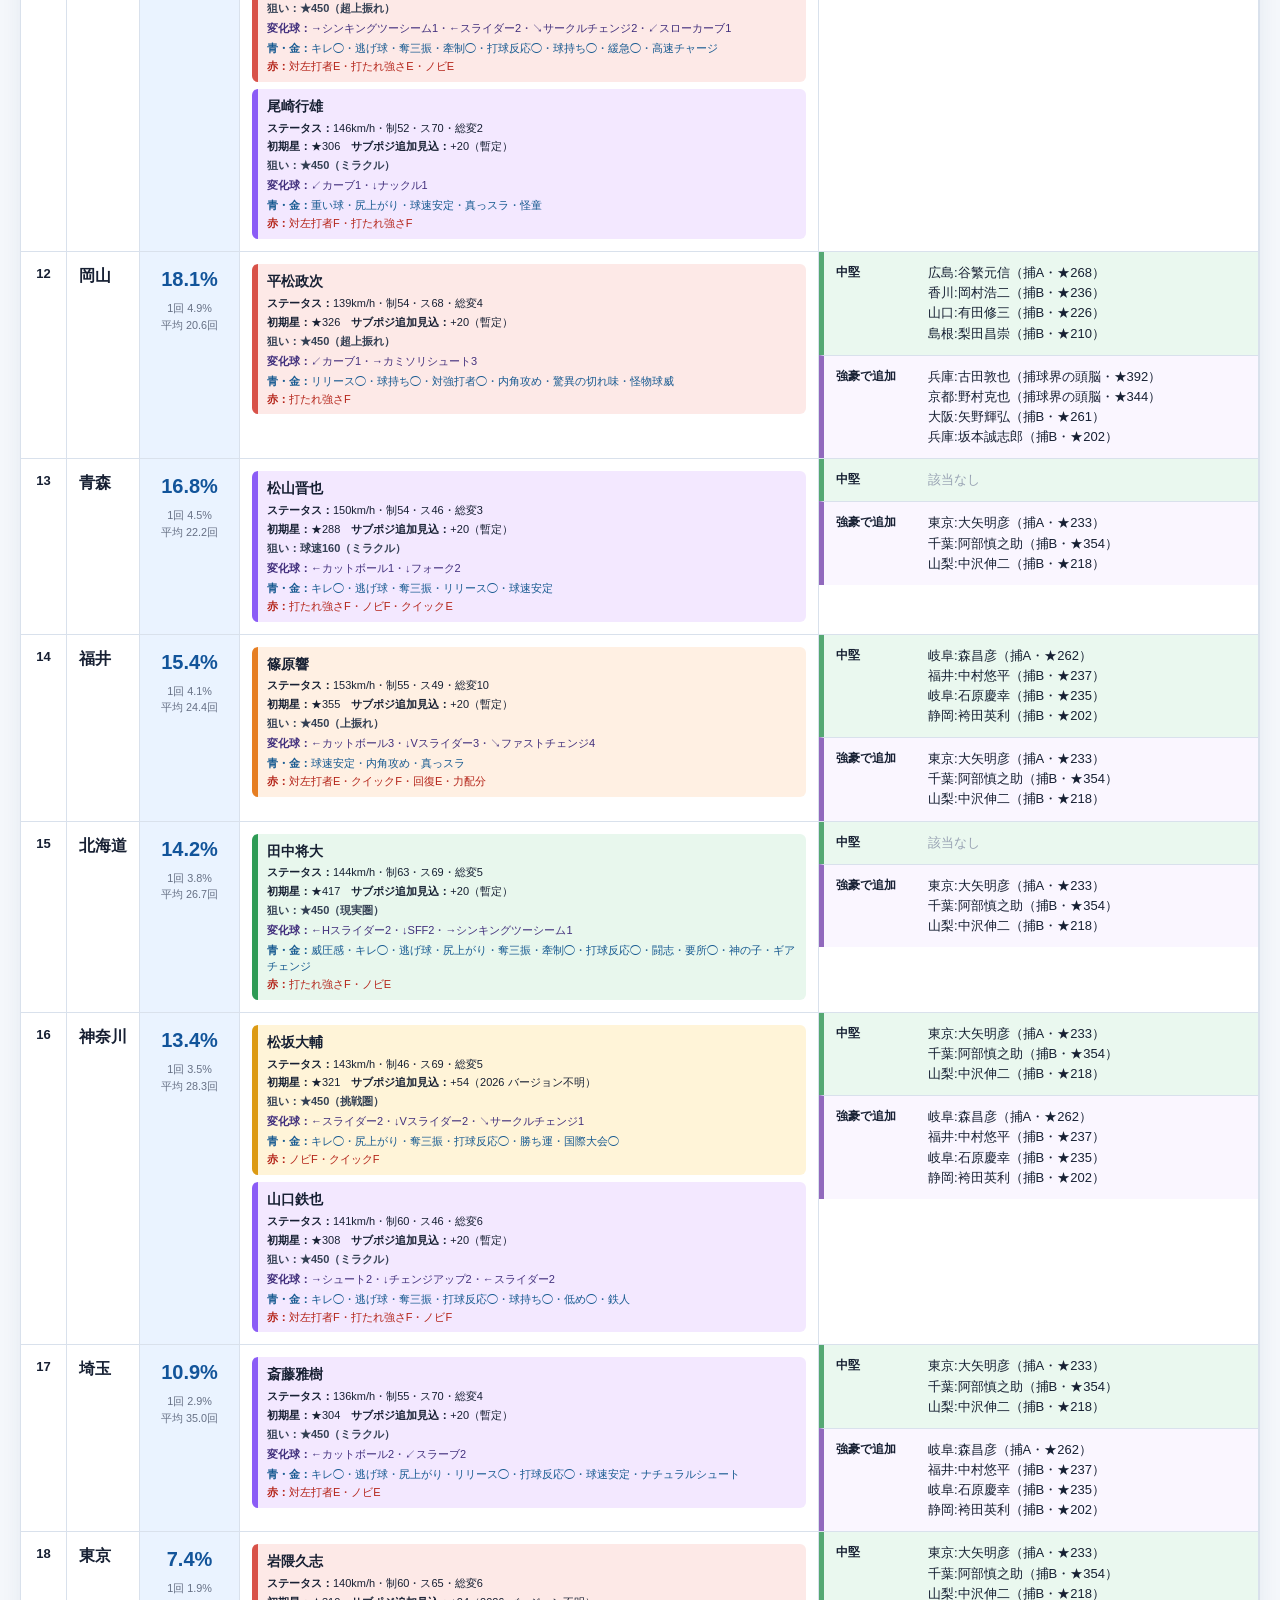
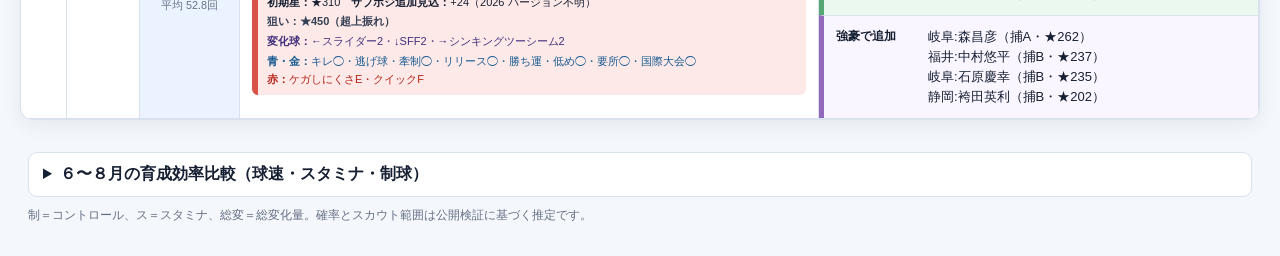
<file: world-team/index.html>
<!doctype html>
<html lang="ja">
<head>
<meta charset="utf-8">
<meta name="viewport" content="width=device-width, initial-scale=1">
<title>高校日本代表投手候補・県別ランキング</title>
<link rel="stylesheet" href="../assets/training-efficiency.css">
<link rel="stylesheet" href="../assets/site-nav.css">
<style>
:root{--bg:#f4f7fb;--paper:#fff;--ink:#172033;--muted:#667085;--line:#d9e1ec;--navy:#173b65;--blue:#eaf3ff;--green:#eaf8ef;--amber:#fff5df}
*{box-sizing:border-box} html{-webkit-text-size-adjust:100%} body{margin:0;background:var(--bg);color:var(--ink);font-family:-apple-system,BlinkMacSystemFont,"Segoe UI","Noto Sans JP",sans-serif;overflow-wrap:anywhere}
header{background:linear-gradient(120deg,#102f52,#245f91);color:white;padding:28px 36px} h1{margin:0 0 8px;font-size:26px} header p{margin:0;opacity:.88}
.summary{display:flex;gap:12px;flex-wrap:wrap;padding:18px 28px 8px} .pill{background:white;border:1px solid var(--line);border-radius:999px;padding:8px 14px;box-shadow:0 2px 8px #19334d12}
.note{margin:10px 28px 20px;background:var(--amber);border-left:5px solid #e7a820;padding:12px 16px;line-height:1.65}
.evidence-note{margin:-8px 28px 20px;padding:10px 14px;border:1px solid var(--line);border-radius:9px;background:#fff;font-size:12px;line-height:1.6;color:#475467}
.method-details{margin:8px 28px;background:#fff;border:1px solid var(--line);border-radius:9px} .method-details summary{cursor:pointer;padding:11px 14px;font-weight:700} .method-details summary:focus-visible{outline:3px solid #245f91;outline-offset:2px} .method-details p{margin:0;padding:0 14px 13px;font-size:12px;line-height:1.65;color:#475467}
.genius-sample{border-left:5px solid #e67e22} .genius-sample .sample-body{padding-top:2px}
.wrap{margin:0 20px 32px;overflow:auto;border:1px solid var(--line);border-radius:12px;background:var(--paper);box-shadow:0 5px 20px #173b6512}
table{border-collapse:separate;border-spacing:0;width:100%;min-width:1180px;font-size:13px;line-height:1.55} th{position:sticky;top:0;z-index:2;background:var(--navy);color:#fff;text-align:left;padding:12px;border-right:1px solid #ffffff26}
td{vertical-align:top;padding:12px;border-right:1px solid var(--line);border-bottom:1px solid var(--line)} tbody tr:hover td{background:#f8fbff}
.rank{width:46px;text-align:center;font-weight:700} .prefecture{width:72px;font-size:16px;font-weight:700;white-space:nowrap} .prob{width:100px;text-align:center;background:var(--blue)} .prob strong{display:block;color:#12549a;font-size:20px} small{display:block;color:var(--muted);margin-top:5px} .players{min-width:400px} .catchers{min-width:440px;padding:0} .none{color:#98a2b3}
.catcher-stage{display:grid;grid-template-columns:82px minmax(0,1fr);gap:10px;padding:11px 12px} .catcher-stage b{font-size:12px} .middle-stage{background:var(--green);border-left:5px solid #55a873} .strong-stage{background:#faf6ff;border-left:5px solid #9169bd;border-top:1px solid var(--line)}
.pitcher-item{display:block;margin:0 0 7px;padding:7px 9px;border-radius:6px;border-left:6px solid} .pitcher-item:last-child{margin-bottom:0}
.difficulty-low{background:#e8f7ed;border-color:#2e9b55} .difficulty-medium{background:#fff4d8;border-color:#dc9a13} .difficulty-high{background:#fde9e7;border-color:#d85249} .difficulty-miracle{background:#f3e8ff;border-color:#8b5cf6}
.difficulty-up{background:#fff0e3;border-color:#e67e22}
.pitcher-name{display:block;font-size:14px} .pitcher-stats,.star-data,.subposition,.route-label{display:block;margin-top:3px;font-size:11px;line-height:1.45}
.route-label{font-weight:600;color:#344054}
.blue-abilities{display:block;margin-top:4px;color:#175a91;font-size:11px;line-height:1.45}
.red-abilities{display:block;margin-top:2px;color:#b42318;font-size:11px;line-height:1.45}
.pitch-details{display:block;margin-top:4px;color:#42307d;font-size:11px;line-height:1.45}
.legend{display:flex;align-items:center;gap:12px;padding:0 28px 12px;color:var(--muted);font-size:12px;flex-wrap:wrap} .legend-item{display:inline-flex;align-items:center;gap:5px} .dot{width:11px;height:11px;border-radius:3px;display:inline-block} .dot.low{background:#2e9b55} .dot.medium{background:#dc9a13} .dot.high{background:#d85249} .dot.miracle{background:#8b5cf6}
.tier-guide{margin:8px 28px 18px} .tier-guide h2{font-size:17px;margin:0 0 10px} .tier-grid{display:grid;grid-template-columns:repeat(4,minmax(0,1fr));gap:9px} .tier-card{display:flex;flex-direction:column;gap:3px;background:#fff;border:1px solid var(--line);border-left:5px solid;padding:10px 12px;border-radius:8px;font:inherit;font-size:12px;text-align:left;color:inherit;cursor:pointer;width:100%} .tier-card:hover{background:#f8fbff} .tier-card[aria-pressed="false"]{opacity:.45;filter:grayscale(.7)} .tier-card:focus-visible{outline:3px solid #245f91;outline-offset:2px} .tier-card.low{border-left-color:#2e9b55} .tier-card.medium{border-left-color:#dc9a13} .tier-card.high{border-left-color:#d85249} .tier-card.miracle{border-left-color:#8b5cf6} .tier-heading{display:flex;align-items:center;gap:6px;font-size:14px} .tier-card b{margin-top:3px;color:#344054} .tier-guide p{margin:8px 0 0;color:var(--muted);font-size:11px;line-height:1.5} [hidden]{display:none!important}
.tier-grid{grid-template-columns:repeat(5,minmax(0,1fr))} .tier-card.up{border-left-color:#e67e22} .dot.up{background:#e67e22}
.route-guide{margin:8px 28px 18px} .route-guide h2{font-size:17px;margin:0 0 10px} .route-grid{display:grid;grid-template-columns:repeat(4,minmax(0,1fr));gap:9px} .route-card{background:#fff;border:1px solid var(--line);border-left:5px solid #245f91;border-radius:8px;padding:11px 12px;font:inherit;font-weight:700;text-align:left;color:inherit;cursor:pointer} .route-card:hover{background:#f8fbff} .route-card[aria-pressed="false"]{opacity:.45;filter:grayscale(.7)} .route-card:focus-visible{outline:3px solid #245f91;outline-offset:2px} .route-guide p{margin:8px 0 0;color:var(--muted);font-size:11px;line-height:1.5}
footer{padding:0 28px 30px;color:var(--muted);font-size:12px;line-height:1.7}
@media(max-width:820px){
 header{padding:20px 16px} h1{font-size:21px;line-height:1.35} header p{font-size:13px;margin-top:6px}
 .summary{padding:12px 10px 4px;gap:7px} .pill{font-size:12px;padding:6px 9px} .legend{padding:3px 12px 8px;gap:9px;font-size:11px}
 .tier-guide{margin:8px 10px 14px} .tier-grid{grid-template-columns:repeat(2,minmax(0,1fr));gap:7px} .tier-card{padding:9px;font-size:11px}
 .note{margin:10px 10px 16px;padding:10px 12px;font-size:12px}
 .evidence-note{margin:-5px 10px 16px;padding:9px 11px;font-size:11px}
 .method-details{margin:8px 10px} .route-guide{margin:8px 10px 14px} .route-grid{grid-template-columns:repeat(2,minmax(0,1fr));gap:7px} .route-card{padding:9px;font-size:12px}
 .wrap{margin:0 8px 20px;overflow:visible;border:0;background:transparent;box-shadow:none}
 table{display:block;min-width:0;width:100%;font-size:12.5px} thead{display:none} tbody{display:block}
 tbody tr{display:block;margin:0 0 12px;border:1px solid var(--line);border-radius:10px;background:#fff;box-shadow:0 3px 12px #173b6510;overflow:hidden}
 td{display:grid;grid-template-columns:82px minmax(0,1fr);gap:10px;width:auto!important;min-width:0!important;padding:10px;border-right:0;border-bottom:1px solid var(--line);background:#fff!important}
 td:last-child{border-bottom:0} td::before{content:attr(data-label);font-weight:700;color:#516174;font-size:11px;padding-top:2px}
 .prob-content,.pitcher-list{grid-column:2;min-width:0}
 .rank{text-align:left} .prefecture{font-size:17px} .prob{text-align:left} .prob strong{font-size:19px}
 .combined{display:grid;grid-template-columns:82px minmax(0,1fr);gap:0;padding:0;background:#fff!important} .combined::before{grid-row:1 / span 2;padding:10px 8px}
 .combined .catcher-stage{grid-column:2} .catcher-stage{grid-template-columns:72px minmax(0,1fr);gap:7px;padding:10px 8px} .middle-stage{border-left:4px solid #55a873} .strong-stage{border-left:4px solid #9169bd}
 footer{padding:0 14px 24px;font-size:11px}
}
@media(max-width:390px){td{grid-template-columns:72px minmax(0,1fr);gap:7px;padding:9px 8px} .combined{grid-template-columns:72px minmax(0,1fr)} .pill{font-size:11px} .tier-grid{grid-template-columns:1fr}}
</style>
</head>
<body>
<nav class="site-nav" aria-label="資料ナビゲーション">
  <a class="site-brand" href="../">EIKAN HUB</a>
  <div class="site-links"><a href="../calendar/">カレンダー</a><a class="is-current" href="./">日本代表投手</a></div>
</nav>
<header><h1>1年目夏・高校日本代表投手候補</h1><p>県別リセマラ確率 ＋ 中堅／強豪の捕手スカウト候補</p></header>
<section class="summary"><span class="pill">候補投手 33人</span><span class="pill">候補県 18県</span></section>
<details class="method-details"><summary>候補の見方</summary><p>★は選手の総合評価です。候補は、夏までに★450、または★400と指定の投手能力を同時に満たせる余地がある選手です。球速160km/hは現行の選考条件として調査中です。順位の確率は選手が入学時に現れる確率で、育成の成功率ではありません。</p></details>
<details class="method-details"><summary>計算の前提</summary><p>１試合あたりの投球指示は、計算上は通常試合３回、注目試合15回です。注目試合は県大会でも可能で、開催場所を条件にはしていません。投球指示１回の基礎値は同じ450XPで、対戦相手による係数を掛けた上限を使います。実際の目安は１試合あたり通常３～６回、注目８～15回で、相手や試合展開によって変わります。注目に選ばれただけで上限まで得られるわけではありません。投手を注目にする運用には失点リスクと操作の負担があるため、上振れの数字は到達の上限目安です。コールド勝ちの追加経験値と、個別練習指示で発生する性格・転生の成長ボーナスは計算に入れていません。投手に野手の守備位置を覚えさせる加点は、未確認の選手では暫定値です。超上振れ・ミラクルには、青特を１つ取得できれば到達する候補も含みます。青特の取得は保証されません。</p></details>
<details class="method-details genius-sample"><summary>天才投手の世界大会チャレンジ実測例</summary><div class="sample-body"><p><b>5試合県の一例：</b>初期★161・138km/h・制44・ス42・2球種総変6の1年生天才投手。5月にサブポジを1段階取得し、6月以降は球速を指示。県大会決勝敗退まで進み、注目3試合では緩急を継続、急成長は全試合で毎回使用。</p><p><b>到達結果：</b>159km/h・制51・ス56・総変7・★398。対ピンチの本1冊でD→C、★402となったが高校日本代表には非選出。</p><p><b>育成難度：</b>上振れ相当。</p></div></details>
<section class="tier-guide" aria-label="育成難度の目安"><h2>育成難度と勝ち残りの目安</h2><div class="tier-grid"><button type="button" class="tier-card low" data-tier="現実圏" aria-pressed="true" aria-controls="candidate-table" aria-label="現実圏の候補を表示中。クリックで非表示"><div class="tier-heading"><i class="dot low"></i><strong>現実圏</strong></div><span>県大会決勝まで</span><span>注目０試合</span><b>育成XP上限 74,212</b></button><button type="button" class="tier-card medium" data-tier="挑戦圏" aria-pressed="true" aria-controls="candidate-table" aria-label="挑戦圏の候補を表示中。クリックで非表示"><div class="tier-heading"><i class="dot medium"></i><strong>挑戦圏</strong></div><span>甲子園２回戦敗退まで</span><span>注目０試合</span><b>育成XP上限 89,668</b></button><button type="button" class="tier-card up" data-tier="上振れ" aria-pressed="true" aria-controls="candidate-table" aria-label="上振れの候補を表示中。クリックで非表示"><div class="tier-heading"><i class="dot up"></i><strong>上振れ</strong></div><span>甲子園３回戦敗退まで</span><span>注目１試合</span><b>育成XP上限 104,308</b></button><button type="button" class="tier-card high" data-tier="超上振れ" aria-pressed="true" aria-controls="candidate-table" aria-label="超上振れの候補を表示中。クリックで非表示"><div class="tier-heading"><i class="dot high"></i><strong>超上振れ</strong></div><span>甲子園４回戦敗退まで</span><span>注目３試合</span><b>育成XP上限 125,860</b></button><button type="button" class="tier-card miracle" data-tier="ミラクル" aria-pressed="true" aria-controls="candidate-table" aria-label="ミラクルの候補を表示中。クリックで非表示"><div class="tier-heading"><i class="dot miracle"></i><strong>ミラクル</strong></div><span>甲子園４回戦敗退まで</span><span>注目５試合</span><b>育成XP上限 139,684</b></button></div><p>難度カードをクリックすると、その難度の候補をまとめて表示・非表示にできます。確率は全候補を数えた固定値で、表示切替では変わりません。XP上限は県大会５試合の県が基準。６試合の県は各3,972 XP増えます。既にサブポジ加点が上限の一部投手は、さらに3,000 XPを能力育成へ回せます。候補判定はこの予算と必要XPを比べた数値上の目安です。通常練習は期間から置いた固定XPで近似し、練習カードの種類・日数による上振れを加算していないため、育成XP上限は実プレイよりやや厳しめです。境界を少し超える候補は、一つ下の難度でも届く余地があります。</p></section>
<section class="route-guide" aria-label="選考条件の絞り込み"><h2>選考条件で絞り込み</h2><div class="route-grid"><button type="button" class="route-card" data-route="star450" aria-pressed="true" aria-controls="candidate-table" aria-label="★450の候補を表示中。クリックで非表示">★450</button><button type="button" class="route-card" data-route="break12" aria-pressed="true" aria-controls="candidate-table" aria-label="総変12の候補を表示中。クリックで非表示">総変12</button><button type="button" class="route-card" data-route="speed160" aria-pressed="true" aria-controls="candidate-table" aria-label="球速160の候補を表示中。クリックで非表示">球速160</button><button type="button" class="route-card" data-route="control_s" aria-pressed="true" aria-controls="candidate-table" aria-label="コントロールSの候補を表示中。クリックで非表示">コントロールS</button></div><p>条件をクリックすると、その条件に届く候補をまとめて表示・非表示にできます。複数の条件に届く選手は、選択中の条件から★450を優先し、それ以外は必要XP帯が低い狙いを表示します。狙い・難度・カード色は切り替えに合わせて更新します。</p></section>
<p id="filter-empty" class="note" hidden>選択中の難度・選考条件に候補はいません。カードをクリックして表示を戻せます。</p>
<div class="wrap"><table id="candidate-table">
<thead><tr><th>順位</th><th>開始県</th><th>当選確率</th><th>候補投手と入学時能力</th><th>捕手B以上（上：中堅／下：強豪追加）</th></tr></thead>
<tbody><tr><td class='rank' data-label='順位'>1</td><td class='prefecture' data-label='開始県'>岩手</td><td class='prob' data-label='当選確率'><div class='prob-content'><strong>44.9%</strong><small>1回 13.8%<br>平均 7.2回</small></div></td><td class='players' data-label='候補投手'><div class='pitcher-list'><span class="pitcher-item difficulty-low" data-tier="現実圏" data-routes="star450|speed160" data-route-tiers="star450:現実圏|speed160:上振れ"><strong class="pitcher-name">大谷翔平</strong><span class="pitcher-stats"><b>ステータス：</b>151km/h・制44・ス67・総変5</span><span class="star-data"><b>初期星：</b>★446　<b>サブポジ追加見込：</b>+0（2026 バージョン不明）</span><span class="subposition"><b>既存サブポジ：</b>外</span><span class="route-label"><b>狙い：</b><span class="route-target">★450（現実圏）</span></span><span class="pitch-details"><b>変化球：</b>←スライダー2・↙スローカーブ1・↓フォーク2</span><span class="blue-abilities"><b>青・金：</b>逃げ球・尻上がり・奪三振・球速安定・投打躍動・広角打法・初球◯・サヨナラ男・レーザービーム・国際大会◯</span><span class="red-abilities"><b>赤：</b>なし</span></span></div></td><td class='catchers combined' data-label='捕手候補'><section class='catcher-stage middle-stage'><b>中堅</b><div><span class="none">該当なし</span></div></section><section class='catcher-stage strong-stage'><b>強豪で追加</b><div>東京:大矢明彦（捕A・★233）<br>千葉:阿部慎之助（捕B・★354）<br>山梨:中沢伸二（捕B・★218）</div></section></td></tr><tr><td class='rank' data-label='順位'>2</td><td class='prefecture' data-label='開始県'>栃木</td><td class='prob' data-label='当選確率'><div class='prob-content'><strong>39.0%</strong><small>1回 11.6%<br>平均 8.6回</small></div></td><td class='players' data-label='候補投手'><div class='pitcher-list'><span class="pitcher-item difficulty-low" data-tier="現実圏" data-routes="star450" data-route-tiers="star450:現実圏"><strong class="pitcher-name">江川卓</strong><span class="pitcher-stats"><b>ステータス：</b>145km/h・制63・ス68・総変4</span><span class="star-data"><b>初期星：</b>★343　<b>サブポジ追加見込：</b>+44（2026 バージョン不明）</span><span class="route-label"><b>狙い：</b><span class="route-target">★450（現実圏）</span></span><span class="pitch-details"><b>変化球：</b>↙ドロップカーブ2・↙カーブ2</span><span class="blue-abilities"><b>青・金：</b>奪三振・緩急◯・対強打者◯・要所◯</span><span class="red-abilities"><b>赤：</b>打たれ強さF・ケガしにくさE・クイックE</span></span><span class="pitcher-item difficulty-high" data-tier="超上振れ" data-routes="star450|speed160" data-route-tiers="star450:超上振れ|speed160:超上振れ"><strong class="pitcher-name">今井達也</strong><span class="pitcher-stats"><b>ステータス：</b>149km/h・制45・ス70・総変5</span><span class="star-data"><b>初期星：</b>★329　<b>サブポジ追加見込：</b>+21（2026 Ver.1.2.0）</span><span class="route-label"><b>狙い：</b><span class="route-target">★450（超上振れ）</span></span><span class="pitch-details"><b>変化球：</b>↓SFF1・↘Hシンカー3・↓Vスライダー1</span><span class="blue-abilities"><b>青・金：</b>キレ◯・逃げ球・尻上がり・奪三振・牽制◯・球持ち◯・ナチュラルシュート・要所◯</span><span class="red-abilities"><b>赤：</b>対左打者F・ノビE・クイックE</span></span></div></td><td class='catchers combined' data-label='捕手候補'><section class='catcher-stage middle-stage'><b>中堅</b><div>東京:大矢明彦（捕A・★233）<br>千葉:阿部慎之助（捕B・★354）<br>山梨:中沢伸二（捕B・★218）</div></section><section class='catcher-stage strong-stage'><b>強豪で追加</b><div><span class="none">該当なし</span></div></section></td></tr><tr><td class='rank' data-label='順位'>3</td><td class='prefecture' data-label='開始県'>宮崎</td><td class='prob' data-label='当選確率'><div class='prob-content'><strong>39.0%</strong><small>1回 11.6%<br>平均 8.6回</small></div></td><td class='players' data-label='候補投手'><div class='pitcher-list'><span class="pitcher-item difficulty-up" data-tier="上振れ" data-routes="star450|speed160" data-route-tiers="star450:上振れ|speed160:ミラクル"><strong class="pitcher-name">山本由伸</strong><span class="pitcher-stats"><b>ステータス：</b>146km/h・制52・ス64・総変5</span><span class="star-data"><b>初期星：</b>★332　<b>サブポジ追加見込：</b>+35（2026 バージョン不明）</span><span class="route-label"><b>狙い：</b><span class="route-target">★450（上振れ）</span></span><span class="pitch-details"><b>変化球：</b>←カットボール1・↙ドロップカーブ2・↓SFF2</span><span class="blue-abilities"><b>青・金：</b>逃げ球・奪三振・リリース◯・打球反応◯・球持ち◯・緩急◯・緊急登板◯・球速安定・内角攻め</span><span class="red-abilities"><b>赤：</b>打たれ強さF・ノビE</span></span><span class="pitcher-item difficulty-high" data-tier="超上振れ" data-routes="star450|break12|control_s" data-route-tiers="star450:超上振れ|break12:ミラクル|control_s:ミラクル"><strong class="pitcher-name">北別府学</strong><span class="pitcher-stats"><b>ステータス：</b>134km/h・制70・ス63・総変6</span><span class="star-data"><b>初期星：</b>★308　<b>サブポジ追加見込：</b>+27（2026 バージョン不明）</span><span class="route-label"><b>狙い：</b><span class="route-target">★450（超上振れ）</span></span><span class="pitch-details"><b>変化球：</b>←Hスライダー2・↙カーブ2・↘シンカー1・→シュート1</span><span class="blue-abilities"><b>青・金：</b>リリース◯・打球反応◯・精密機械</span><span class="red-abilities"><b>赤：</b>打たれ強さF・クイックF</span></span></div></td><td class='catchers combined' data-label='捕手候補'><section class='catcher-stage middle-stage'><b>中堅</b><div>熊本:伊東勤（捕A・★249）</div></section><section class='catcher-stage strong-stage'><b>強豪で追加</b><div>広島:谷繁元信（捕A・★268）<br>香川:岡村浩二（捕B・★236）<br>山口:有田修三（捕B・★226）<br>島根:梨田昌崇（捕B・★210）</div></section></td></tr><tr><td class='rank' data-label='順位'>4</td><td class='prefecture' data-label='開始県'>兵庫</td><td class='prob' data-label='当選確率'><div class='prob-content'><strong>33.7%</strong><small>1回 9.8%<br>平均 10.2回</small></div></td><td class='players' data-label='候補投手'><div class='pitcher-list'><span class="pitcher-item difficulty-low" data-tier="現実圏" data-routes="star450|break12|control_s" data-route-tiers="star450:現実圏|break12:ミラクル|control_s:ミラクル"><strong class="pitcher-name">小山正明</strong><span class="pitcher-stats"><b>ステータス：</b>139km/h・制70・ス70・総変6</span><span class="star-data"><b>初期星：</b>★340　<b>サブポジ追加見込：</b>+46（2026 バージョン不明）</span><span class="route-label"><b>狙い：</b><span class="route-target">★450（現実圏）</span></span><span class="pitch-details"><b>変化球：</b>←スライダー2・↙カーブ2・↓パーム2</span><span class="blue-abilities"><b>青・金：</b>尻上がり・精密機械</span><span class="red-abilities"><b>赤：</b>ノビF</span></span><span class="pitcher-item difficulty-low" data-tier="現実圏" data-routes="star450" data-route-tiers="star450:現実圏"><strong class="pitcher-name">別所昭</strong><span class="pitcher-stats"><b>ステータス：</b>138km/h・制52・ス70・総変5</span><span class="star-data"><b>初期星：</b>★384　<b>サブポジ追加見込：</b>+0（2026 バージョン不明）</span><span class="subposition"><b>既存サブポジ：</b>外</span><span class="route-label"><b>狙い：</b><span class="route-target">★450（現実圏）</span></span><span class="pitch-details"><b>変化球：</b>↙ドロップカーブ2・↙カーブ1・↘シンカー2</span><span class="blue-abilities"><b>青・金：</b>重い球・闘志・根性◯・ナチュラルシュート・投打躍動</span><span class="red-abilities"><b>赤：</b>なし</span></span><span class="pitcher-item difficulty-high" data-tier="超上振れ" data-routes="star450|break12" data-route-tiers="star450:超上振れ|break12:ミラクル"><strong class="pitcher-name">鈴木啓示</strong><span class="pitcher-stats"><b>ステータス：</b>136km/h・制64・ス70・総変6</span><span class="star-data"><b>初期星：</b>★335　<b>サブポジ追加見込：</b>+20（暫定）</span><span class="route-label"><b>狙い：</b><span class="route-target">★450（超上振れ）</span></span><span class="pitch-details"><b>変化球：</b>↓フォーク2・↙カーブ2・←スライダー2</span><span class="blue-abilities"><b>青・金：</b>牽制◯・球持ち◯・低め◯・対強打者◯・草魂</span><span class="red-abilities"><b>赤：</b>対左打者F・クイックF</span></span><span class="pitcher-item difficulty-high" data-tier="超上振れ" data-routes="star450|break12" data-route-tiers="star450:超上振れ|break12:ミラクル"><strong class="pitcher-name">村山実</strong><span class="pitcher-stats"><b>ステータス：</b>139km/h・制65・ス70・総変6</span><span class="star-data"><b>初期星：</b>★319　<b>サブポジ追加見込：</b>+20（暫定）</span><span class="route-label"><b>狙い：</b><span class="route-target">★450（超上振れ）</span></span><span class="pitch-details"><b>変化球：</b>↓SFF2・↓フォーク2・→シュート2</span><span class="blue-abilities"><b>青・金：</b>キレ◯・尻上がり・対強打者◯</span><span class="red-abilities"><b>赤：</b>打たれ強さF・ケガしにくさF</span></span><span class="pitcher-item difficulty-miracle" data-tier="ミラクル" data-routes="speed160" data-route-tiers="speed160:ミラクル"><strong class="pitcher-name">才木浩人</strong><span class="pitcher-stats"><b>ステータス：</b>147km/h・制50・ス68・総変5</span><span class="star-data"><b>初期星：</b>★303　<b>サブポジ追加見込：</b>+20（暫定）</span><span class="route-label"><b>狙い：</b><span class="route-target">球速160（ミラクル）</span></span><span class="pitch-details"><b>変化球：</b>←スライダー2・↙スローカーブ1・↓フォーク2</span><span class="blue-abilities"><b>青・金：</b>逃げ球・奪三振・打球反応◯・球持ち◯・要所◯</span><span class="red-abilities"><b>赤：</b>打たれ強さF・ノビE</span></span></div></td><td class='catchers combined' data-label='捕手候補'><section class='catcher-stage middle-stage'><b>中堅</b><div>兵庫:古田敦也（捕球界の頭脳・★392）<br>京都:野村克也（捕球界の頭脳・★344）<br>大阪:矢野輝弘（捕B・★261）<br>兵庫:坂本誠志郎（捕B・★202）</div></section><section class='catcher-stage strong-stage'><b>強豪で追加</b><div>広島:谷繁元信（捕A・★268）<br>香川:岡村浩二（捕B・★236）<br>山口:有田修三（捕B・★226）<br>島根:梨田昌崇（捕B・★210）</div></section></td></tr><tr><td class='rank' data-label='順位'>5</td><td class='prefecture' data-label='開始県'>愛知</td><td class='prob' data-label='当選確率'><div class='prob-content'><strong>33.6%</strong><small>1回 9.7%<br>平均 10.3回</small></div></td><td class='players' data-label='候補投手'><div class='pitcher-list'><span class="pitcher-item difficulty-low" data-tier="現実圏" data-routes="star450|speed160" data-route-tiers="star450:現実圏|speed160:ミラクル"><strong class="pitcher-name">金田正一</strong><span class="pitcher-stats"><b>ステータス：</b>145km/h・制52・ス70・総変3</span><span class="star-data"><b>初期星：</b>★349　<b>サブポジ追加見込：</b>+51（2026 バージョン不明）</span><span class="route-label"><b>狙い：</b><span class="route-target">★450（現実圏）</span></span><span class="pitch-details"><b>変化球：</b>↙カーブ1・↙ドロップカーブ2</span><span class="blue-abilities"><b>青・金：</b>キレ◯・逃げ球・奪三振・緩急◯・対強打者◯・ナチュラルシュート・要所◯・怪童・闘魂</span><span class="red-abilities"><b>赤：</b>なし</span></span><span class="pitcher-item difficulty-high" data-tier="超上振れ" data-routes="star450" data-route-tiers="star450:超上振れ"><strong class="pitcher-name">浅尾拓也</strong><span class="pitcher-stats"><b>ステータス：</b>144km/h・制55・ス47・総変5</span><span class="star-data"><b>初期星：</b>★283　<b>サブポジ追加見込：</b>+61（2026 Ver.1.3.1）</span><span class="route-label"><b>狙い：</b><span class="route-target">★450（超上振れ）</span></span><span class="pitch-details"><b>変化球：</b>←スライダー2・↓SFF3</span><span class="blue-abilities"><b>青・金：</b>キレ◯・逃げ球・奪三振・リリース◯・打球反応◯・緊急登板◯・高速チャージ</span><span class="red-abilities"><b>赤：</b>なし</span></span><span class="pitcher-item difficulty-high" data-tier="超上振れ" data-routes="star450" data-route-tiers="star450:超上振れ"><strong class="pitcher-name">杉浦忠</strong><span class="pitcher-stats"><b>ステータス：</b>139km/h・制64・ス70・総変4</span><span class="star-data"><b>初期星：</b>★318　<b>サブポジ追加見込：</b>+20（暫定）</span><span class="route-label"><b>狙い：</b><span class="route-target">★450（超上振れ）</span></span><span class="pitch-details"><b>変化球：</b>↙スラーブ3・→シュート1</span><span class="blue-abilities"><b>青・金：</b>キレ◯・逃げ球・尻上がり・勝ち運・緊急登板◯・内角攻め・回またぎ◯</span><span class="red-abilities"><b>赤：</b>打たれ強さF・ノビF・クイックF</span></span><span class="pitcher-item difficulty-high" data-tier="超上振れ" data-routes="star450" data-route-tiers="star450:超上振れ"><strong class="pitcher-name">岩瀬仁紀</strong><span class="pitcher-stats"><b>ステータス：</b>138km/h・制61・ス43・総変4</span><span class="star-data"><b>初期星：</b>★314　<b>サブポジ追加見込：</b>+20（暫定）</span><span class="route-label"><b>狙い：</b><span class="route-target">★450（超上振れ）</span></span><span class="pitch-details"><b>変化球：</b>→シュート1・←Hスライダー3</span><span class="blue-abilities"><b>青・金：</b>逃げ球・奪三振・打球反応◯・真っスラ・要所◯・鉄人・驚異の切れ味・鉄腕</span><span class="red-abilities"><b>赤：</b>対左打者F・ノビE</span></span></div></td><td class='catchers combined' data-label='捕手候補'><section class='catcher-stage middle-stage'><b>中堅</b><div>岐阜:森昌彦（捕A・★262）<br>福井:中村悠平（捕B・★237）<br>岐阜:石原慶幸（捕B・★235）<br>静岡:袴田英利（捕B・★202）</div></section><section class='catcher-stage strong-stage'><b>強豪で追加</b><div>兵庫:古田敦也（捕球界の頭脳・★392）<br>京都:野村克也（捕球界の頭脳・★344）<br>大阪:矢野輝弘（捕B・★261）<br>兵庫:坂本誠志郎（捕B・★202）</div></section></td></tr><tr><td class='rank' data-label='順位'>6</td><td class='prefecture' data-label='開始県'>徳島</td><td class='prob' data-label='当選確率'><div class='prob-content'><strong>31.4%</strong><small>1回 9.0%<br>平均 11.1回</small></div></td><td class='players' data-label='候補投手'><div class='pitcher-list'><span class="pitcher-item difficulty-miracle" data-tier="ミラクル" data-routes="star450" data-route-tiers="star450:ミラクル"><strong class="pitcher-name">川上憲伸</strong><span class="pitcher-stats"><b>ステータス：</b>139km/h・制60・ス65・総変5</span><span class="star-data"><b>初期星：</b>★290　<b>サブポジ追加見込：</b>+43（2026 バージョン不明）</span><span class="route-label"><b>狙い：</b><span class="route-target">★450（ミラクル）</span></span><span class="pitch-details"><b>変化球：</b>←カットボール2・↙スローカーブ2・→シュート1</span><span class="blue-abilities"><b>青・金：</b>キレ◯・尻上がり・奪三振・リリース◯・打球反応◯・闘志・球持ち◯</span><span class="red-abilities"><b>赤：</b>ケガしにくさE</span></span></div></td><td class='catchers combined' data-label='捕手候補'><section class='catcher-stage middle-stage'><b>中堅</b><div>広島:谷繁元信（捕A・★268）<br>香川:岡村浩二（捕B・★236）<br>山口:有田修三（捕B・★226）<br>島根:梨田昌崇（捕B・★210）</div></section><section class='catcher-stage strong-stage'><b>強豪で追加</b><div>兵庫:古田敦也（捕球界の頭脳・★392）<br>京都:野村克也（捕球界の頭脳・★344）<br>大阪:矢野輝弘（捕B・★261）<br>兵庫:坂本誠志郎（捕B・★202）</div></section></td></tr><tr><td class='rank' data-label='順位'>7</td><td class='prefecture' data-label='開始県'>高知</td><td class='prob' data-label='当選確率'><div class='prob-content'><strong>24.9%</strong><small>1回 6.9%<br>平均 14.4回</small></div></td><td class='players' data-label='候補投手'><div class='pitcher-list'><span class="pitcher-item difficulty-high" data-tier="超上振れ" data-routes="star450" data-route-tiers="star450:超上振れ"><strong class="pitcher-name">藤川球児</strong><span class="pitcher-stats"><b>ステータス：</b>143km/h・制52・ス49・総変4</span><span class="star-data"><b>初期星：</b>★310　<b>サブポジ追加見込：</b>+28（2026 バージョン不明）</span><span class="route-label"><b>狙い：</b><span class="route-target">★450（超上振れ）</span></span><span class="pitch-details"><b>変化球：</b>↙カーブ2・↓フォーク2</span><span class="blue-abilities"><b>青・金：</b>威圧感・逃げ球・奪三振・球持ち◯・球速安定・回またぎ◯</span><span class="red-abilities"><b>赤：</b>打たれ強さF</span></span></div></td><td class='catchers combined' data-label='捕手候補'><section class='catcher-stage middle-stage'><b>中堅</b><div>広島:谷繁元信（捕A・★268）<br>香川:岡村浩二（捕B・★236）<br>山口:有田修三（捕B・★226）<br>島根:梨田昌崇（捕B・★210）</div></section><section class='catcher-stage strong-stage'><b>強豪で追加</b><div>熊本:伊東勤（捕A・★249）</div></section></td></tr><tr><td class='rank' data-label='順位'>8</td><td class='prefecture' data-label='開始県'>沖縄</td><td class='prob' data-label='当選確率'><div class='prob-content'><strong>24.1%</strong><small>1回 6.7%<br>平均 15.0回</small></div></td><td class='players' data-label='候補投手'><div class='pitcher-list'><span class="pitcher-item difficulty-high" data-tier="超上振れ" data-routes="star450|speed160" data-route-tiers="star450:超上振れ|speed160:超上振れ"><strong class="pitcher-name">平良海馬</strong><span class="pitcher-stats"><b>ステータス：</b>150km/h・制42・ス59・総変5</span><span class="star-data"><b>初期星：</b>★317　<b>サブポジ追加見込：</b>+30（2026 Ver.1.3.1）</span><span class="route-label"><b>狙い：</b><span class="route-target">★450（超上振れ）</span></span><span class="pitch-details"><b>変化球：</b>←カットボール1・↓Vスライダー2・↘シンキングスプリット2</span><span class="blue-abilities"><b>青・金：</b>キレ◯・逃げ球・奪三振・リリース◯・打球反応◯・真っスラ</span><span class="red-abilities"><b>赤：</b>対左打者E・力配分・抜け球</span></span><span class="pitcher-item difficulty-high" data-tier="超上振れ" data-routes="star450|break12" data-route-tiers="star450:超上振れ|break12:超上振れ"><strong class="pitcher-name">宮城大弥</strong><span class="pitcher-stats"><b>ステータス：</b>144km/h・制60・ス60・総変7</span><span class="star-data"><b>初期星：</b>★316　<b>サブポジ追加見込：</b>+25（2026 Ver.1.3.1）</span><span class="route-label"><b>狙い：</b><span class="route-target">★450（超上振れ）</span></span><span class="pitch-details"><b>変化球：</b>↙スラーブ2・↙スローカーブ3・↓SFF2</span><span class="blue-abilities"><b>青・金：</b>奪三振・牽制◯・リリース◯・クロスファイヤー・緩急◯</span><span class="red-abilities"><b>赤：</b>負け運</span></span></div></td><td class='catchers combined' data-label='捕手候補'><section class='catcher-stage middle-stage'><b>中堅</b><div>熊本:伊東勤（捕A・★249）</div></section><section class='catcher-stage strong-stage'><b>強豪で追加</b><div>広島:谷繁元信（捕A・★268）<br>香川:岡村浩二（捕B・★236）<br>山口:有田修三（捕B・★226）<br>島根:梨田昌崇（捕B・★210）</div></section></td></tr><tr><td class='rank' data-label='順位'>9</td><td class='prefecture' data-label='開始県'>宮城</td><td class='prob' data-label='当選確率'><div class='prob-content'><strong>22.6%</strong><small>1回 6.2%<br>平均 16.1回</small></div></td><td class='players' data-label='候補投手'><div class='pitcher-list'><span class="pitcher-item difficulty-high" data-tier="超上振れ" data-routes="star450" data-route-tiers="star450:超上振れ"><strong class="pitcher-name">ダルビッシュ有</strong><span class="pitcher-stats"><b>ステータス：</b>144km/h・制54・ス70・総変5</span><span class="star-data"><b>初期星：</b>★342　<b>サブポジ追加見込：</b>+20（暫定）</span><span class="route-label"><b>狙い：</b><span class="route-target">★450（超上振れ）</span></span><span class="pitch-details"><b>変化球：</b>↙スラーブ2・←カットボール2・↙スローカーブ1</span><span class="blue-abilities"><b>青・金：</b>キレ◯・逃げ球・尻上がり・奪三振・リリース◯・闘志・球持ち◯</span><span class="red-abilities"><b>赤：</b>ノビF・クイックF</span></span></div></td><td class='catchers combined' data-label='捕手候補'><section class='catcher-stage middle-stage'><b>中堅</b><div><span class="none">該当なし</span></div></section><section class='catcher-stage strong-stage'><b>強豪で追加</b><div>東京:大矢明彦（捕A・★233）<br>千葉:阿部慎之助（捕B・★354）<br>山梨:中沢伸二（捕B・★218）</div></section></td></tr><tr><td class='rank' data-label='順位'>10</td><td class='prefecture' data-label='開始県'>大分</td><td class='prob' data-label='当選確率'><div class='prob-content'><strong>21.3%</strong><small>1回 5.8%<br>平均 17.2回</small></div></td><td class='players' data-label='候補投手'><div class='pitcher-list'><span class="pitcher-item difficulty-low" data-tier="現実圏" data-routes="star450" data-route-tiers="star450:現実圏"><strong class="pitcher-name">稲尾和久</strong><span class="pitcher-stats"><b>ステータス：</b>135km/h・制58・ス70・総変4</span><span class="star-data"><b>初期星：</b>★366　<b>サブポジ追加見込：</b>+20（暫定）</span><span class="route-label"><b>狙い：</b><span class="route-target">★450（現実圏）</span></span><span class="pitch-details"><b>変化球：</b>←Hスライダー2・→シンキングツーシーム2</span><span class="blue-abilities"><b>青・金：</b>威圧感・キレ◯・逃げ球・奪三振・リリース◯・緊急登板◯・球速安定・内角攻め・回またぎ◯・鉄腕・ガソリンタンク</span><span class="red-abilities"><b>赤：</b>対左打者E・ノビF・クイックF・回復E</span></span></div></td><td class='catchers combined' data-label='捕手候補'><section class='catcher-stage middle-stage'><b>中堅</b><div>熊本:伊東勤（捕A・★249）</div></section><section class='catcher-stage strong-stage'><b>強豪で追加</b><div>広島:谷繁元信（捕A・★268）<br>香川:岡村浩二（捕B・★236）<br>山口:有田修三（捕B・★226）<br>島根:梨田昌崇（捕B・★210）</div></section></td></tr><tr><td class='rank' data-label='順位'>11</td><td class='prefecture' data-label='開始県'>大阪</td><td class='prob' data-label='当選確率'><div class='prob-content'><strong>21.3%</strong><small>1回 5.8%<br>平均 17.2回</small></div></td><td class='players' data-label='候補投手'><div class='pitcher-list'><span class="pitcher-item difficulty-low" data-tier="現実圏" data-routes="star450" data-route-tiers="star450:現実圏"><strong class="pitcher-name">江夏豊</strong><span class="pitcher-stats"><b>ステータス：</b>143km/h・制58・ス70・総変4</span><span class="star-data"><b>初期星：</b>★382　<b>サブポジ追加見込：</b>+39（2026 バージョン不明）</span><span class="route-label"><b>狙い：</b><span class="route-target">★450（現実圏）</span></span><span class="pitch-details"><b>変化球：</b>↙カーブ2・↙パワーカーブ2</span><span class="blue-abilities"><b>青・金：</b>重い球・奪三振・クロスファイヤー・球持ち◯・対強打者◯・球速安定・内角攻め・要所◯・怪童</span><span class="red-abilities"><b>赤：</b>対左打者F・打たれ強さF・ケガしにくさF</span></span><span class="pitcher-item difficulty-medium" data-tier="挑戦圏" data-routes="star450|control_s" data-route-tiers="star450:挑戦圏|control_s:ミラクル"><strong class="pitcher-name">上原浩治</strong><span class="pitcher-stats"><b>ステータス：</b>138km/h・制70・ス67・総変4</span><span class="star-data"><b>初期星：</b>★337　<b>サブポジ追加見込：</b>+32（2026 バージョン不明）</span><span class="route-label"><b>狙い：</b><span class="route-target">★450（挑戦圏）</span></span><span class="pitch-details"><b>変化球：</b>←スライダー2・↓SFF2</span><span class="blue-abilities"><b>青・金：</b>逃げ球・奪三振・牽制◯・リリース◯・球持ち◯・対強打者◯・内角攻め</span><span class="red-abilities"><b>赤：</b>打たれ強さF・ノビE</span></span><span class="pitcher-item difficulty-up" data-tier="上振れ" data-routes="star450" data-route-tiers="star450:上振れ"><strong class="pitcher-name">黒田博樹</strong><span class="pitcher-stats"><b>ステータス：</b>144km/h・制62・ス65・総変4</span><span class="star-data"><b>初期星：</b>★343　<b>サブポジ追加見込：</b>+20（暫定）</span><span class="route-label"><b>狙い：</b><span class="route-target">★450（上振れ）</span></span><span class="pitch-details"><b>変化球：</b>←スライダー2・↓SFF2</span><span class="blue-abilities"><b>青・金：</b>逃げ球・牽制◯・リリース◯・打球反応◯・低め◯・対ランナー◯</span><span class="red-abilities"><b>赤：</b>打たれ強さF・ケガしにくさF・クイックF</span></span><span class="pitcher-item difficulty-high" data-tier="超上振れ" data-routes="star450|break12" data-route-tiers="star450:超上振れ|break12:ミラクル"><strong class="pitcher-name">前田健太</strong><span class="pitcher-stats"><b>ステータス：</b>141km/h・制55・ス68・総変6</span><span class="star-data"><b>初期星：</b>★305　<b>サブポジ追加見込：</b>+50（2026 Ver.1.3.1）</span><span class="route-label"><b>狙い：</b><span class="route-target">★450（超上振れ）</span></span><span class="pitch-details"><b>変化球：</b>→シンキングツーシーム1・←スライダー2・↘サークルチェンジ2・↙スローカーブ1</span><span class="blue-abilities"><b>青・金：</b>キレ◯・逃げ球・奪三振・牽制◯・打球反応◯・球持ち◯・緩急◯・高速チャージ</span><span class="red-abilities"><b>赤：</b>対左打者E・打たれ強さE・ノビE</span></span><span class="pitcher-item difficulty-miracle" data-tier="ミラクル" data-routes="star450|speed160" data-route-tiers="star450:ミラクル|speed160:ミラクル"><strong class="pitcher-name">尾崎行雄</strong><span class="pitcher-stats"><b>ステータス：</b>146km/h・制52・ス70・総変2</span><span class="star-data"><b>初期星：</b>★306　<b>サブポジ追加見込：</b>+20（暫定）</span><span class="route-label"><b>狙い：</b><span class="route-target">★450（ミラクル）</span></span><span class="pitch-details"><b>変化球：</b>↙カーブ1・↓ナックル1</span><span class="blue-abilities"><b>青・金：</b>重い球・尻上がり・球速安定・真っスラ・怪童</span><span class="red-abilities"><b>赤：</b>対左打者F・打たれ強さF</span></span></div></td><td class='catchers combined' data-label='捕手候補'><section class='catcher-stage middle-stage'><b>中堅</b><div>兵庫:古田敦也（捕球界の頭脳・★392）<br>京都:野村克也（捕球界の頭脳・★344）<br>大阪:矢野輝弘（捕B・★261）<br>兵庫:坂本誠志郎（捕B・★202）</div></section><section class='catcher-stage strong-stage'><b>強豪で追加</b><div>広島:谷繁元信（捕A・★268）<br>香川:岡村浩二（捕B・★236）<br>山口:有田修三（捕B・★226）<br>島根:梨田昌崇（捕B・★210）</div></section></td></tr><tr><td class='rank' data-label='順位'>12</td><td class='prefecture' data-label='開始県'>岡山</td><td class='prob' data-label='当選確率'><div class='prob-content'><strong>18.1%</strong><small>1回 4.9%<br>平均 20.6回</small></div></td><td class='players' data-label='候補投手'><div class='pitcher-list'><span class="pitcher-item difficulty-high" data-tier="超上振れ" data-routes="star450" data-route-tiers="star450:超上振れ"><strong class="pitcher-name">平松政次</strong><span class="pitcher-stats"><b>ステータス：</b>139km/h・制54・ス68・総変4</span><span class="star-data"><b>初期星：</b>★326　<b>サブポジ追加見込：</b>+20（暫定）</span><span class="route-label"><b>狙い：</b><span class="route-target">★450（超上振れ）</span></span><span class="pitch-details"><b>変化球：</b>↙カーブ1・→カミソリシュート3</span><span class="blue-abilities"><b>青・金：</b>リリース◯・球持ち◯・対強打者◯・内角攻め・驚異の切れ味・怪物球威</span><span class="red-abilities"><b>赤：</b>打たれ強さF</span></span></div></td><td class='catchers combined' data-label='捕手候補'><section class='catcher-stage middle-stage'><b>中堅</b><div>広島:谷繁元信（捕A・★268）<br>香川:岡村浩二（捕B・★236）<br>山口:有田修三（捕B・★226）<br>島根:梨田昌崇（捕B・★210）</div></section><section class='catcher-stage strong-stage'><b>強豪で追加</b><div>兵庫:古田敦也（捕球界の頭脳・★392）<br>京都:野村克也（捕球界の頭脳・★344）<br>大阪:矢野輝弘（捕B・★261）<br>兵庫:坂本誠志郎（捕B・★202）</div></section></td></tr><tr><td class='rank' data-label='順位'>13</td><td class='prefecture' data-label='開始県'>青森</td><td class='prob' data-label='当選確率'><div class='prob-content'><strong>16.8%</strong><small>1回 4.5%<br>平均 22.2回</small></div></td><td class='players' data-label='候補投手'><div class='pitcher-list'><span class="pitcher-item difficulty-miracle" data-tier="ミラクル" data-routes="speed160" data-route-tiers="speed160:ミラクル"><strong class="pitcher-name">松山晋也</strong><span class="pitcher-stats"><b>ステータス：</b>150km/h・制54・ス46・総変3</span><span class="star-data"><b>初期星：</b>★288　<b>サブポジ追加見込：</b>+20（暫定）</span><span class="route-label"><b>狙い：</b><span class="route-target">球速160（ミラクル）</span></span><span class="pitch-details"><b>変化球：</b>←カットボール1・↓フォーク2</span><span class="blue-abilities"><b>青・金：</b>キレ◯・逃げ球・奪三振・リリース◯・球速安定</span><span class="red-abilities"><b>赤：</b>打たれ強さF・ノビF・クイックE</span></span></div></td><td class='catchers combined' data-label='捕手候補'><section class='catcher-stage middle-stage'><b>中堅</b><div><span class="none">該当なし</span></div></section><section class='catcher-stage strong-stage'><b>強豪で追加</b><div>東京:大矢明彦（捕A・★233）<br>千葉:阿部慎之助（捕B・★354）<br>山梨:中沢伸二（捕B・★218）</div></section></td></tr><tr><td class='rank' data-label='順位'>14</td><td class='prefecture' data-label='開始県'>福井</td><td class='prob' data-label='当選確率'><div class='prob-content'><strong>15.4%</strong><small>1回 4.1%<br>平均 24.4回</small></div></td><td class='players' data-label='候補投手'><div class='pitcher-list'><span class="pitcher-item difficulty-up" data-tier="上振れ" data-routes="star450|speed160|break12" data-route-tiers="star450:上振れ|speed160:挑戦圏|break12:現実圏"><strong class="pitcher-name">篠原響</strong><span class="pitcher-stats"><b>ステータス：</b>153km/h・制55・ス49・総変10</span><span class="star-data"><b>初期星：</b>★355　<b>サブポジ追加見込：</b>+20（暫定）</span><span class="route-label"><b>狙い：</b><span class="route-target">★450（上振れ）</span></span><span class="pitch-details"><b>変化球：</b>←カットボール3・↓Vスライダー3・↘ファストチェンジ4</span><span class="blue-abilities"><b>青・金：</b>球速安定・内角攻め・真っスラ</span><span class="red-abilities"><b>赤：</b>対左打者E・クイックF・回復E・力配分</span></span></div></td><td class='catchers combined' data-label='捕手候補'><section class='catcher-stage middle-stage'><b>中堅</b><div>岐阜:森昌彦（捕A・★262）<br>福井:中村悠平（捕B・★237）<br>岐阜:石原慶幸（捕B・★235）<br>静岡:袴田英利（捕B・★202）</div></section><section class='catcher-stage strong-stage'><b>強豪で追加</b><div>東京:大矢明彦（捕A・★233）<br>千葉:阿部慎之助（捕B・★354）<br>山梨:中沢伸二（捕B・★218）</div></section></td></tr><tr><td class='rank' data-label='順位'>15</td><td class='prefecture' data-label='開始県'>北海道</td><td class='prob' data-label='当選確率'><div class='prob-content'><strong>14.2%</strong><small>1回 3.8%<br>平均 26.7回</small></div></td><td class='players' data-label='候補投手'><div class='pitcher-list'><span class="pitcher-item difficulty-low" data-tier="現実圏" data-routes="star450" data-route-tiers="star450:現実圏"><strong class="pitcher-name">田中将大</strong><span class="pitcher-stats"><b>ステータス：</b>144km/h・制63・ス69・総変5</span><span class="star-data"><b>初期星：</b>★417　<b>サブポジ追加見込：</b>+20（暫定）</span><span class="route-label"><b>狙い：</b><span class="route-target">★450（現実圏）</span></span><span class="pitch-details"><b>変化球：</b>←Hスライダー2・↓SFF2・→シンキングツーシーム1</span><span class="blue-abilities"><b>青・金：</b>威圧感・キレ◯・逃げ球・尻上がり・奪三振・牽制◯・打球反応◯・闘志・要所◯・神の子・ギアチェンジ</span><span class="red-abilities"><b>赤：</b>打たれ強さF・ノビE</span></span></div></td><td class='catchers combined' data-label='捕手候補'><section class='catcher-stage middle-stage'><b>中堅</b><div><span class="none">該当なし</span></div></section><section class='catcher-stage strong-stage'><b>強豪で追加</b><div>東京:大矢明彦（捕A・★233）<br>千葉:阿部慎之助（捕B・★354）<br>山梨:中沢伸二（捕B・★218）</div></section></td></tr><tr><td class='rank' data-label='順位'>16</td><td class='prefecture' data-label='開始県'>神奈川</td><td class='prob' data-label='当選確率'><div class='prob-content'><strong>13.4%</strong><small>1回 3.5%<br>平均 28.3回</small></div></td><td class='players' data-label='候補投手'><div class='pitcher-list'><span class="pitcher-item difficulty-medium" data-tier="挑戦圏" data-routes="star450" data-route-tiers="star450:挑戦圏"><strong class="pitcher-name">松坂大輔</strong><span class="pitcher-stats"><b>ステータス：</b>143km/h・制46・ス69・総変5</span><span class="star-data"><b>初期星：</b>★321　<b>サブポジ追加見込：</b>+54（2026 バージョン不明）</span><span class="route-label"><b>狙い：</b><span class="route-target">★450（挑戦圏）</span></span><span class="pitch-details"><b>変化球：</b>←スライダー2・↓Vスライダー2・↘サークルチェンジ1</span><span class="blue-abilities"><b>青・金：</b>キレ◯・尻上がり・奪三振・打球反応◯・勝ち運・国際大会◯</span><span class="red-abilities"><b>赤：</b>ノビF・クイックF</span></span><span class="pitcher-item difficulty-miracle" data-tier="ミラクル" data-routes="star450" data-route-tiers="star450:ミラクル"><strong class="pitcher-name">山口鉄也</strong><span class="pitcher-stats"><b>ステータス：</b>141km/h・制60・ス46・総変6</span><span class="star-data"><b>初期星：</b>★308　<b>サブポジ追加見込：</b>+20（暫定）</span><span class="route-label"><b>狙い：</b><span class="route-target">★450（ミラクル）</span></span><span class="pitch-details"><b>変化球：</b>→シュート2・↓チェンジアップ2・←スライダー2</span><span class="blue-abilities"><b>青・金：</b>キレ◯・逃げ球・奪三振・打球反応◯・球持ち◯・低め◯・鉄人</span><span class="red-abilities"><b>赤：</b>対左打者F・打たれ強さF・ノビF</span></span></div></td><td class='catchers combined' data-label='捕手候補'><section class='catcher-stage middle-stage'><b>中堅</b><div>東京:大矢明彦（捕A・★233）<br>千葉:阿部慎之助（捕B・★354）<br>山梨:中沢伸二（捕B・★218）</div></section><section class='catcher-stage strong-stage'><b>強豪で追加</b><div>岐阜:森昌彦（捕A・★262）<br>福井:中村悠平（捕B・★237）<br>岐阜:石原慶幸（捕B・★235）<br>静岡:袴田英利（捕B・★202）</div></section></td></tr><tr><td class='rank' data-label='順位'>17</td><td class='prefecture' data-label='開始県'>埼玉</td><td class='prob' data-label='当選確率'><div class='prob-content'><strong>10.9%</strong><small>1回 2.9%<br>平均 35.0回</small></div></td><td class='players' data-label='候補投手'><div class='pitcher-list'><span class="pitcher-item difficulty-miracle" data-tier="ミラクル" data-routes="star450" data-route-tiers="star450:ミラクル"><strong class="pitcher-name">斎藤雅樹</strong><span class="pitcher-stats"><b>ステータス：</b>136km/h・制55・ス70・総変4</span><span class="star-data"><b>初期星：</b>★304　<b>サブポジ追加見込：</b>+20（暫定）</span><span class="route-label"><b>狙い：</b><span class="route-target">★450（ミラクル）</span></span><span class="pitch-details"><b>変化球：</b>←カットボール2・↙スラーブ2</span><span class="blue-abilities"><b>青・金：</b>キレ◯・逃げ球・尻上がり・リリース◯・打球反応◯・球速安定・ナチュラルシュート</span><span class="red-abilities"><b>赤：</b>対左打者E・ノビE</span></span></div></td><td class='catchers combined' data-label='捕手候補'><section class='catcher-stage middle-stage'><b>中堅</b><div>東京:大矢明彦（捕A・★233）<br>千葉:阿部慎之助（捕B・★354）<br>山梨:中沢伸二（捕B・★218）</div></section><section class='catcher-stage strong-stage'><b>強豪で追加</b><div>岐阜:森昌彦（捕A・★262）<br>福井:中村悠平（捕B・★237）<br>岐阜:石原慶幸（捕B・★235）<br>静岡:袴田英利（捕B・★202）</div></section></td></tr><tr><td class='rank' data-label='順位'>18</td><td class='prefecture' data-label='開始県'>東京</td><td class='prob' data-label='当選確率'><div class='prob-content'><strong>7.4%</strong><small>1回 1.9%<br>平均 52.8回</small></div></td><td class='players' data-label='候補投手'><div class='pitcher-list'><span class="pitcher-item difficulty-high" data-tier="超上振れ" data-routes="star450|break12" data-route-tiers="star450:超上振れ|break12:ミラクル"><strong class="pitcher-name">岩隈久志</strong><span class="pitcher-stats"><b>ステータス：</b>140km/h・制60・ス65・総変6</span><span class="star-data"><b>初期星：</b>★310　<b>サブポジ追加見込：</b>+24（2026 バージョン不明）</span><span class="route-label"><b>狙い：</b><span class="route-target">★450（超上振れ）</span></span><span class="pitch-details"><b>変化球：</b>←スライダー2・↓SFF2・→シンキングツーシーム2</span><span class="blue-abilities"><b>青・金：</b>キレ◯・逃げ球・牽制◯・リリース◯・勝ち運・低め◯・要所◯・国際大会◯</span><span class="red-abilities"><b>赤：</b>ケガしにくさE・クイックF</span></span></div></td><td class='catchers combined' data-label='捕手候補'><section class='catcher-stage middle-stage'><b>中堅</b><div>東京:大矢明彦（捕A・★233）<br>千葉:阿部慎之助（捕B・★354）<br>山梨:中沢伸二（捕B・★218）</div></section><section class='catcher-stage strong-stage'><b>強豪で追加</b><div>岐阜:森昌彦（捕A・★262）<br>福井:中村悠平（捕B・★237）<br>岐阜:石原慶幸（捕B・★235）<br>静岡:袴田英利（捕B・★202）</div></section></td></tr></tbody>
</table></div>
<details id="training-efficiency" class="method-details">
  <summary>６〜８月の育成効率比較（球速・スタミナ・制球）</summary>
  <p>個別練習と試合出場経験値だけを使った参考比較。能力帯の平均★効率が高い順。投球指示・練習カード・効率アップ・コールド・性格ボーナスは加算しない。選手候補判定とは別の試算で、獲得量や選出を保証するものではない。</p>
  <p>各セルは<strong>到達値〈投手査定の増加〉</strong>。各月の月初に左端の能力値・蓄積ゲージ０だった場合を独立に比較し、３か月連続の成長を示すものではない。余った経験値はゲージに残る。野手能力・特能は固定。サブポジありの表示★増加はおおむね95％（切り捨てで差が生じる）。</p>
  <div class="xp-scroll" role="region" aria-label="月別の育成効率比較表（横スクロール可能）" tabindex="0">
    <table>
      <caption>月初の練習先を比較するための能力別・月別成長幅</caption>
      <thead><tr><th scope="col">能力・月初値</th><th scope="col">比較帯／１万XPあたり査定</th><th scope="col">６月<small>約3,900〜5,900XP</small></th><th scope="col">７月<small>約12,500〜18,500XP</small></th><th scope="col">８月<small>約10,600〜15,600XP</small></th></tr></thead>
      <tbody>
        <tr><th scope="row">球速130</th><td>130→135／12.31</td><td>131〜132〈＋3〜6〉</td><td>134〜136〈＋12〜19〉</td><td>134〜135〈＋12〜16〉</td></tr>
        <tr><th scope="row">球速135</th><td>135→140／10.80</td><td>136〈＋3〉</td><td>138〜140〈＋11〜19〉</td><td>138〜139〈＋11〜15〉</td></tr>
        <tr><th scope="row">スタミナ40</th><td>40→50／9.52</td><td>42〜43〈＋3〜4〉</td><td>47〜50〈＋11〜16〉</td><td>46〜49〈＋9〜14〉</td></tr>
        <tr><th scope="row">球速140</th><td>140→145／9.40</td><td>140〜141〈＋0〜4〉</td><td>142〜144〈＋8〜17〉</td><td>142〜143〈＋8〜13〉</td></tr>
        <tr><th scope="row">スタミナ70</th><td>70→80／8.57</td><td>71〈＋2〉</td><td>73〜75〈＋7〜13〉</td><td>73〜74〈＋7〜11〉</td></tr>
        <tr><th scope="row">スタミナ80</th><td>80→90／8.57</td><td>81〈＋3〉</td><td>83〜84〈＋10〜13〉</td><td>82〜84〈＋7〜13〉</td></tr>
        <tr><th scope="row">スタミナ60</th><td>60→70／8.49</td><td>61〜62〈＋2〜4〉</td><td>64〜67〈＋8〜15〉</td><td>64〜66〈＋8〜13〉</td></tr>
        <tr><th scope="row">スタミナ50</th><td>50→60／8.10</td><td>51〜52〈＋1〜3〉</td><td>55〜58〈＋8〜13〉</td><td>55〜57〈＋8〜11〉</td></tr>
        <tr><th scope="row">スタミナ90</th><td>90→99／8.05</td><td>90〜91〈＋0〜3〉</td><td>92〜93〈＋8〜11〉</td><td>92〜93〈＋8〜11〉</td></tr>
        <tr><th scope="row">球速145</th><td>145→150／7.67</td><td>145〈＋0〉</td><td>147〜148〈＋10〜15〉</td><td>146〜147〈＋5〜10〉</td></tr>
        <tr><th scope="row">球速150</th><td>150→155／6.15</td><td>150〈＋0〉</td><td>151〜152〈＋5〜11〉</td><td>151〈＋5〉</td></tr>
        <tr><th scope="row">制球40</th><td>40→50／5.13</td><td>41〈＋1〉</td><td>44〜45〈＋6〜7〉</td><td>43〜44〈＋4〜6〉</td></tr>
        <tr><th scope="row">球速155</th><td>155→160／4.81</td><td>155〈＋0〉</td><td>156〈＋6〉</td><td>155〜156〈＋0〜6〉</td></tr>
        <tr><th scope="row">制球70</th><td>70→80／4.62</td><td>70〜71〈＋0〜2〉</td><td>72〜73〈＋5〜7〉</td><td>71〜72〈＋2〜5〉</td></tr>
        <tr><th scope="row">制球80</th><td>80→90／4.62</td><td>80〈＋0〉</td><td>81〜82〈＋3〜7〉</td><td>81〜82〈＋3〜7〉</td></tr>
        <tr><th scope="row">制球60</th><td>60→70／4.57</td><td>60〜61〈＋0〜2〉</td><td>62〜63〈＋4〜6〉</td><td>62〜63〈＋4〜6〉</td></tr>
        <tr><th scope="row">制球50</th><td>50→60／4.36</td><td>51〈＋1〉</td><td>53〜54〈＋4〜7〉</td><td>52〜53〈＋3〜4〉</td></tr>
        <tr><th scope="row">制球90</th><td>90→99／4.34</td><td>90〈＋0〉</td><td>91〜92〈＋3〜8〉</td><td>91〈＋3〉</td></tr>
        <tr><th scope="row">球速160</th><td>160→165／3.89</td><td>160〈＋0〉</td><td>160〜161〈＋0〜6〉</td><td>160〈＋0〉</td></tr>
      </tbody>
    </table>
  </div>
  <p><strong>獲得XPの条件：</strong>６月は弱小同士の練習試合１回・GL1〜3、７月は県大会５試合・GL3〜10・体力4〜5。８月は甲子園１勝・２回戦敗退の２試合、GL10、27日まで。６・８月は体力補正なし。練習日数は試合日を除く29日・26日・25日。天候は雨天〜晴天、公式戦の相手は同格〜評判２段階格上を比較。確率分布から求めた期待値や保証範囲ではない。</p>
  <p><strong>丸め前の計算：</strong>基礎値100。個別練習は100×練習日数×(1＋GL÷200)×天候補正(1〜1.665)×体力補正。出場分は100×大会日数(練習10・県20・甲子園40)×試合数×評判補正(６月1、公式戦1〜1.4)。月別XPは約3,914.5〜5,900.9／12,523.5〜18,545.5／10,625.0〜15,570.6で計算。効率は「能力帯の査定差÷必要XP合計×10,000」。月内の整数の査定増加順位とは一致しない場合がある。</p>
  <p><strong>出典・適用範囲：</strong>必要XPは提供された「パワフルプロ野球2026-2027 公式パーフェクトガイド」（2026年８月刊）、★査定は提供された「星計算正式版v1.3.0」の式。いずれも本表の全区間をゲームVer.1.3.1で実測したものではない。獲得XPは<a href="https://www.price-shopping.com/entry/post-43639/">2024年版の練習基礎値・補正式</a>と<a href="https://saiseikojo.com/eikan-kouryaku-6/">2026年版の出場経験値式</a>を組み合わせた暫定推計。出場分を個別練習の指定先へ加算する扱いは<a href="https://altema.jp/pawapro2022/siainokeikenti">旧作の比較検証</a>を継続適用。</p>
</details>

<footer>制＝コントロール、ス＝スタミナ、総変＝総変化量。確率とスカウト範囲は公開検証に基づく推定です。</footer>
<script>
const tierButtons = [...document.querySelectorAll('.tier-card[data-tier]')];
const routeButtons = [...document.querySelectorAll('.route-card[data-route]')];
const candidateRows = [...document.querySelectorAll('#candidate-table tbody tr')];
const filterEmpty = document.getElementById('filter-empty');
const tierOrder = ['現実圏', '挑戦圏', '上振れ', '超上振れ', 'ミラクル'];
const routeOrder = ['star450', 'speed160', 'break12', 'control_s'];
const routeNames = {star450: '★450', speed160: '球速160', break12: '総変12', control_s: 'コントロールS'};
const tierColors = {'現実圏': 'low', '挑戦圏': 'medium', '上振れ': 'up', '超上振れ': 'high', 'ミラクル': 'miracle'};
function updateCandidateFilter() {
  const visibleTiers = new Set(tierButtons.filter(button => button.getAttribute('aria-pressed') === 'true').map(button => button.dataset.tier));
  const visibleRoutes = new Set(routeButtons.filter(button => button.getAttribute('aria-pressed') === 'true').map(button => button.dataset.route));
  let visibleCount = 0;
  for (const row of candidateRows) {
    let rowCount = 0;
    for (const candidate of row.querySelectorAll('.pitcher-item[data-tier]')) {
      const options = routeButtons.length === 0
        ? [{route: '', tier: candidate.dataset.tier}]
        : (candidate.dataset.routeTiers || '').split('|').filter(Boolean).map(value => {
            const [route, tier] = value.split(':');
            return {route, tier};
          });
      const available = options.filter(option => visibleTiers.has(option.tier) &&
        (routeButtons.length === 0 || visibleRoutes.has(option.route)));
      available.sort((a, b) => (a.route === 'star450' ? -1 : 0) - (b.route === 'star450' ? -1 : 0) ||
        tierOrder.indexOf(a.tier) - tierOrder.indexOf(b.tier) ||
        routeOrder.indexOf(a.route) - routeOrder.indexOf(b.route));
      const selected = available[0];
      const show = Boolean(selected);
      candidate.hidden = !show;
      if (show) {
        rowCount++;
        if (routeButtons.length) {
          candidate.querySelector('.route-target').textContent = `${routeNames[selected.route]}（${selected.tier}）`;
          candidate.classList.remove(...Object.values(tierColors).map(color => `difficulty-${color}`));
          candidate.classList.add(`difficulty-${tierColors[selected.tier]}`);
        }
      }
    }
    row.hidden = rowCount === 0;
    visibleCount += rowCount;
  }
  filterEmpty.hidden = visibleCount !== 0;
}
for (const button of tierButtons) {
  button.addEventListener('click', () => {
    const enabled = button.getAttribute('aria-pressed') !== 'true';
    button.setAttribute('aria-pressed', String(enabled));
    button.setAttribute('aria-label', `${button.dataset.tier}の候補を${enabled ? '表示中。クリックで非表示' : '非表示中。クリックで表示'}`);
    updateCandidateFilter();
  });
}
for (const button of routeButtons) {
  button.addEventListener('click', () => {
    const enabled = button.getAttribute('aria-pressed') !== 'true';
    button.setAttribute('aria-pressed', String(enabled));
    button.setAttribute('aria-label', `${button.textContent}の候補を${enabled ? '表示中。クリックで非表示' : '非表示中。クリックで表示'}`);
    updateCandidateFilter();
  });
}
</script>
</body></html>
</file>
<file: assets/site-nav.css>
.site-nav { position:relative; z-index:20; display:flex; min-height:54px; align-items:center; justify-content:space-between; gap:16px; padding:8px max(16px,calc((100% - 1120px) / 2)); border-bottom:1px solid rgb(23 33 27 / 12%); background:rgb(255 255 255 / 92%); color:#243129; font-family:-apple-system,BlinkMacSystemFont,"Segoe UI","Hiragino Kaku Gothic ProN","Yu Gothic",Meiryo,sans-serif; line-height:1.25; box-shadow:0 3px 14px rgb(23 33 27 / 6%); }
.site-nav a { color:inherit; text-decoration:none; }
.site-brand { font-size:14px; font-weight:850; white-space:nowrap; }
.site-brand::before { content:"E9"; display:inline-grid; width:30px; height:30px; margin-right:9px; place-items:center; border-radius:9px; background:#176b45; color:#fff; font-size:11px; letter-spacing:-.02em; vertical-align:middle; }
.site-links { display:flex; align-items:center; gap:4px; }
.site-links a { padding:8px 10px; border-radius:9px; color:#536159; font-size:12px; font-weight:750; white-space:nowrap; }
.site-links a:hover,.site-links a.is-current { background:#e8f2ec; color:#176b45; }
.site-nav a:focus-visible { outline:3px solid rgb(23 107 69 / 24%); outline-offset:2px; }
@media (max-width:520px) { .site-nav { align-items:stretch; flex-direction:column; gap:3px; padding:8px 10px; } .site-brand { align-self:flex-start; padding:2px; } .site-links { display:grid; grid-template-columns:1fr 1fr; } .site-links a { text-align:center; } }
</file>
<file: assets/training-efficiency.css>
/* Isolate this comparison from the candidate table's mobile card layout. */
#training-efficiency .xp-scroll {
  overflow-x: auto;
  margin: 0 14px 14px;
  border: 1px solid var(--line);
  border-radius: 6px;
}
#training-efficiency .xp-scroll:focus-visible {
  outline: 3px solid #245f91;
  outline-offset: 2px;
}
#training-efficiency table {
  display: table;
  width: 100%;
  min-width: 720px;
  font-size: 12px;
  font-variant-numeric: tabular-nums;
  white-space: nowrap;
}
#training-efficiency caption {
  padding: 9px;
  text-align: left;
  white-space: normal;
  font-weight: 700;
}
#training-efficiency thead { display: table-header-group; }
#training-efficiency tbody { display: table-row-group; }
#training-efficiency tr {
  display: table-row;
  margin: 0;
  border: 0;
  border-radius: 0;
  box-shadow: none;
}
#training-efficiency th,
#training-efficiency td {
  display: table-cell;
  padding: 8px 10px;
  border-right: 1px solid var(--line);
  border-bottom: 1px solid var(--line);
  text-align: right;
}
#training-efficiency th:first-child { text-align: left; }
#training-efficiency tbody th {
  position: static;
  background: #f8fafc;
  color: var(--ink);
}
#training-efficiency td::before { display: none; }
#training-efficiency small {
  color: inherit;
  font-weight: normal;
}
</file>
